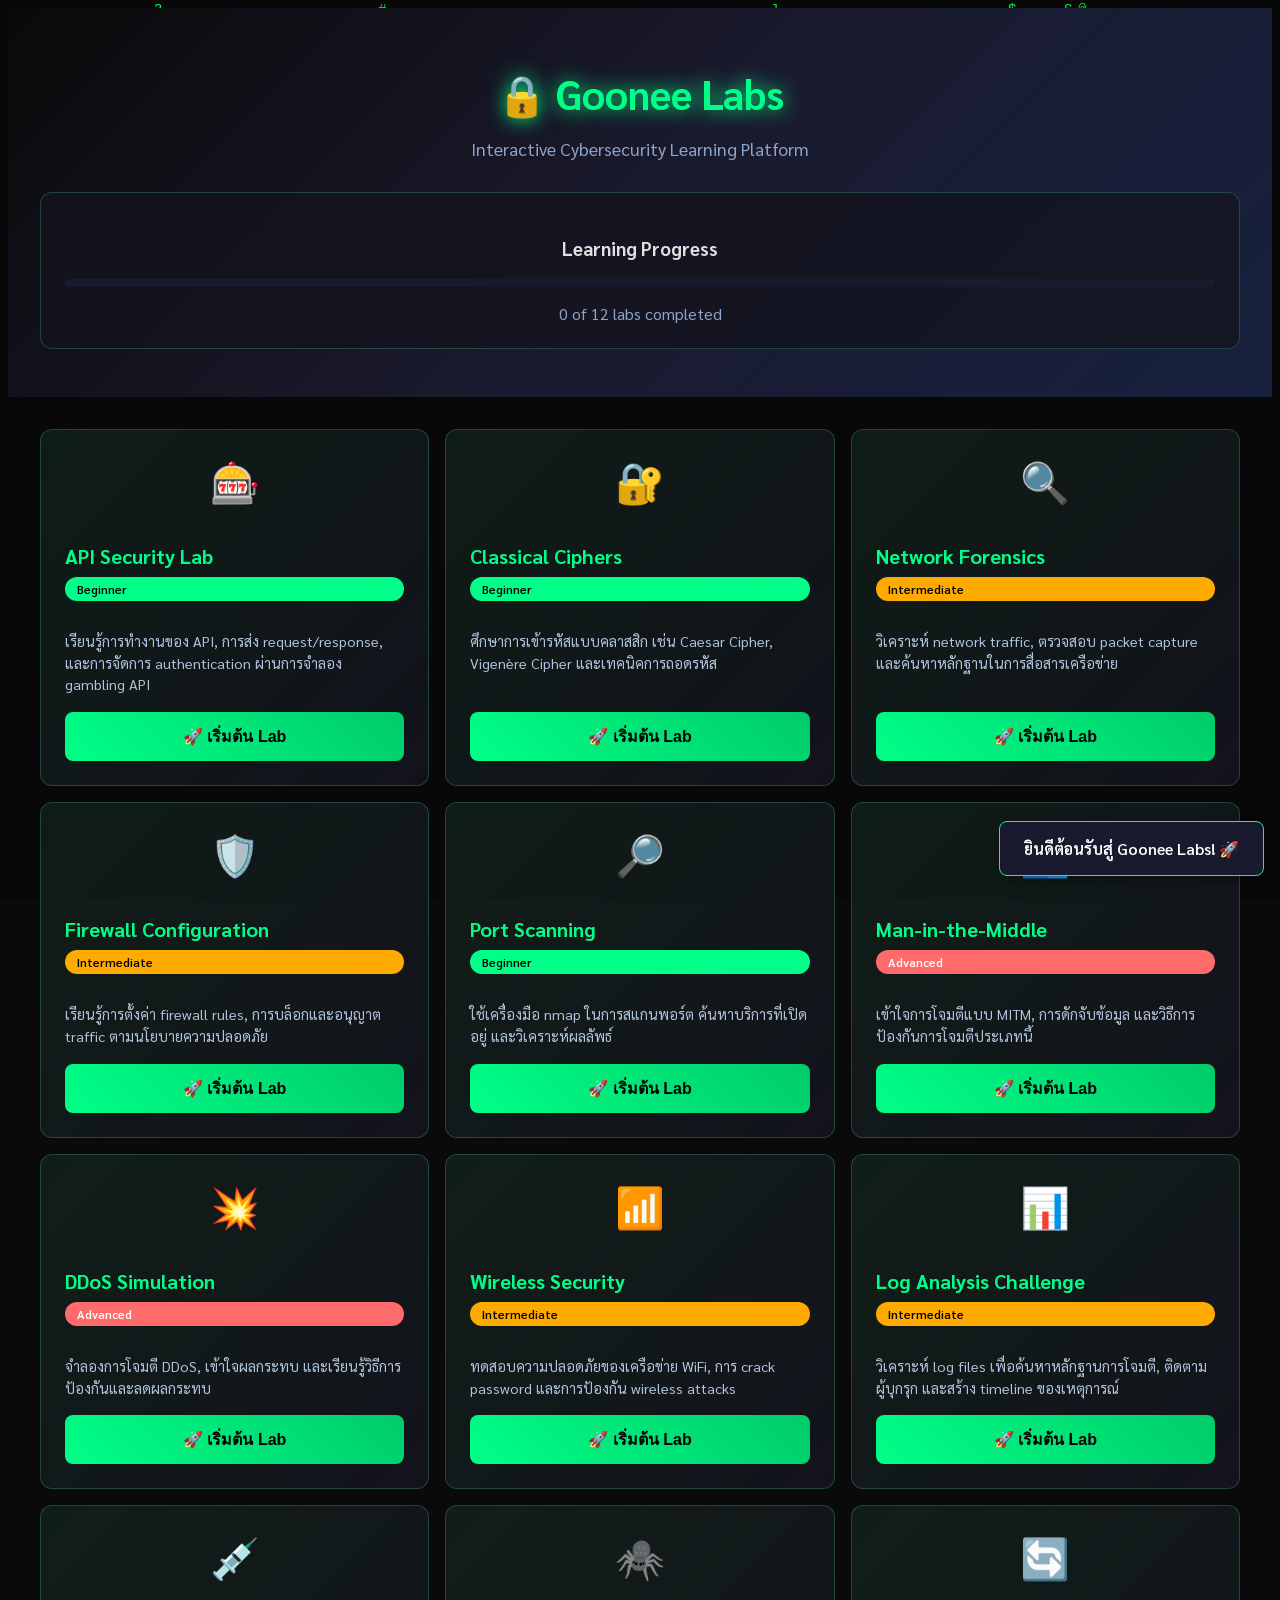
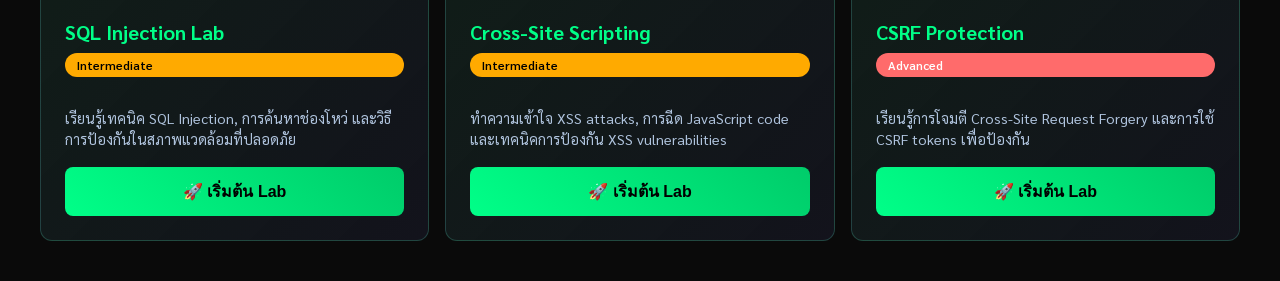
<file: LAB/index.html>
<!doctype html>
<html lang="th">

<head>
    <meta charset="utf-8" />
    <meta name="viewport" content="width=device-width,initial-scale=1" />
    <title>Goonee Labs - Cybersecurity Learning Platform</title>
    <link rel="stylesheet" href="lab.css">
    <link rel="stylesheet" href="lab-styles.css">
    <style>
        /* Mobile-first responsive design */
        .page-lab .lab-grid {
            display: grid;
            grid-template-columns: 1fr;
            gap: 1rem;
            padding: 1rem;
        }

        @media (min-width: 768px) {
            .page-lab .lab-grid {
                grid-template-columns: repeat(2, 1fr);
                padding: 2rem;
            }
        }

        @media (min-width: 1024px) {
            .page-lab .lab-grid {
                grid-template-columns: repeat(3, 1fr);
            }
        }

        .page-lab .lab-card {
            background: linear-gradient(135deg, rgba(74, 211, 149, 0.1), rgba(20, 20, 30, 0.9));
            border: 1px solid rgba(100, 255, 218, 0.2);
            border-radius: 12px;
            padding: 1.5rem;
            transition: all 0.3s ease;
            cursor: pointer;
            min-height: 200px;
            display: flex;
            flex-direction: column;
        }

        .page-lab .lab-card:hover {
            transform: translateY(-5px);
            border-color: rgba(100, 255, 218, 0.5);
            box-shadow: 0 10px 30px rgba(100, 255, 218, 0.1);
        }

        .page-lab .lab-icon {
            font-size: 2.5rem;
            margin-bottom: 1rem;
            text-align: center;
        }

        .page-lab .lab-title {
            font-size: 1.25rem;
            font-weight: 700;
            margin-bottom: 0.5rem;
            color: #00ff88;
        }

        .page-lab .lab-description {
            color: #b0c4de;
            font-size: 0.9rem;
            line-height: 1.5;
            flex-grow: 1;
            margin-bottom: 1rem;
        }

        .page-lab .lab-difficulty {
            display: inline-block;
            padding: 0.25rem 0.75rem;
            border-radius: 999px;
            font-size: 0.75rem;
            font-weight: 600;
            margin-bottom: 1rem;
        }

        .page-lab .difficulty-beginner {
            background: #00ff88;
            color: #000;
        }

        .page-lab .difficulty-intermediate {
            background: #ffaa00;
            color: #000;
        }

        .page-lab .difficulty-advanced {
            background: #ff6b6b;
            color: #fff;
        }

        .page-lab .lab-button {
            background: linear-gradient(45deg, #00ff88, #00cc6a);
            color: #000;
            border: none;
            padding: 0.75rem 1.5rem;
            border-radius: 8px;
            font-weight: 700;
            cursor: pointer;
            transition: all 0.3s ease;
            width: 100%;
            font-size: 1rem;
        }

        .page-lab .lab-button:hover {
            transform: scale(1.05);
            box-shadow: 0 5px 15px rgba(0, 255, 136, 0.3);
        }

        .page-lab .header-section {
            text-align: center;
            padding: 2rem 1rem;
            background: linear-gradient(135deg, #0a0a0a 0%, #1a1a2e 50%, #16213e 100%);
        }

        .page-lab .main-title {
            font-size: 2.5rem;
            font-weight: 700;
            color: #00ff88;
            text-shadow: 0 0 20px #00ff88;
            margin-bottom: 0.5rem;
        }

        .page-lab .subtitle {
            color: #8ea4ca;
            font-size: 1.1rem;
            margin-bottom: 2rem;
        }

        .page-lab .progress-section {
            background: rgba(20, 20, 30, 0.8);
            border: 1px solid rgba(100, 255, 218, 0.2);
            border-radius: 12px;
            padding: 1.5rem;
            margin: 1rem;
            text-align: center;
        }

        .page-lab .progress-bar {
            background: #1a1a2e;
            border-radius: 999px;
            height: 8px;
            margin: 1rem 0;
            overflow: hidden;
        }

        .page-lab .progress-fill {
            background: linear-gradient(90deg, #00ff88, #00cc6a);
            height: 100%;
            transition: width 0.3s ease;
        }

        /* Lab Viewer Modal */
        .lab-viewer {
            position: fixed;
            top: 0;
            left: 0;
            width: 100%;
            height: 100%;
            background: #0a0a0a;
            z-index: 2000;
            display: none;
            flex-direction: column;
        }

        .lab-viewer.active {
            display: flex;
        }

        .viewer-header {
            background: #1a1a2e;
            padding: 0.75rem 1rem;
            display: flex;
            justify-content: space-between;
            align-items: center;
            border-bottom: 1px solid #00ff88;
        }

        .viewer-title {
            color: #00ff88;
            font-weight: 700;
            margin: 0;
        }

        .close-viewer {
            background: #ff4444;
            color: white;
            border: none;
            padding: 0.5rem 1rem;
            border-radius: 4px;
            cursor: pointer;
            font-weight: 700;
        }

        #labIframe {
            flex: 1;
            border: none;
            width: 100%;
            background: white;
        }

        /* Touch-friendly mobile improvements */
        @media (max-width: 768px) {
            .page-lab .main-title {
                font-size: 2rem;
            }

            .page-lab .lab-card {
                min-height: 180px;
            }

            .page-lab .lab-button {
                min-height: 48px;
                font-size: 1.1rem;
            }

            .viewer-header {
                padding: 0.5rem;
            }
        }
    </style>
</head>

<body class="page-lab">
    <canvas id="matrix-canvas" aria-hidden="true"></canvas>

    <header class="header-section">
        <h1 class="main-title">🔒 Goonee Labs</h1>
        <p class="subtitle">Interactive Cybersecurity Learning Platform</p>

        <div class="progress-section">
            <h3 class="progress-title">Learning Progress</h3>
            <div class="progress-bar">
                <div class="progress-fill" id="progressFill"></div>
            </div>
            <p id="progressText">0 of 12 labs completed</p>
        </div>
    </header>

    <main>
        <div class="lab-grid" id="labGrid">
            <!-- Labs will be populated by JavaScript -->
        </div>
    </main>

    <div id="toast-container"></div>

    <div id="labViewer" class="lab-viewer">
        <div class="viewer-header">
            <h3 class="viewer-title" id="viewerTitle">Lab Module</h3>
            <button class="close-viewer" onclick="closeLab()">ปิด Lab</button>
        </div>
        <iframe id="labIframe" src="about:blank"></iframe>
    </div>

    <script>
        // Lab data with enhanced mobile-friendly structure (updated for modular structure)
        const labs = [
            {
                id: 'gambling-api',
                title: 'API Security Lab',
                description: 'เรียนรู้การทำงานของ API, การส่ง request/response, และการจัดการ authentication ผ่านการจำลอง gambling API',
                icon: '🎰',
                difficulty: 'beginner',
                file: 'modules/GamblingAPI_lab.html',
                completed: false
            },
            {
                id: 'classical-ciphers',
                title: 'Classical Ciphers',
                description: 'ศึกษาการเข้ารหัสแบบคลาสสิก เช่น Caesar Cipher, Vigenère Cipher และเทคนิคการถอดรหัส',
                icon: '🔐',
                difficulty: 'beginner',
                file: 'modules/ClassicalCiphers.html',
                completed: false
            },
            {
                id: 'network-forensics',
                title: 'Network Forensics',
                description: 'วิเคราะห์ network traffic, ตรวจสอบ packet capture และค้นหาหลักฐานในการสื่อสารเครือข่าย',
                icon: '🔍',
                difficulty: 'intermediate',
                file: 'modules/NetworkForensics.html',
                completed: false
            },
            {
                id: 'firewall-config',
                title: 'Firewall Configuration',
                description: 'เรียนรู้การตั้งค่า firewall rules, การบล็อกและอนุญาต traffic ตามนโยบายความปลอดภัย',
                icon: '🛡️',
                difficulty: 'intermediate',
                file: 'modules/FirewallConfig.html',
                completed: false
            },
            {
                id: 'port-scanning',
                title: 'Port Scanning',
                description: 'ใช้เครื่องมือ nmap ในการสแกนพอร์ต ค้นหาบริการที่เปิดอยู่ และวิเคราะห์ผลลัพธ์',
                icon: '🔎',
                difficulty: 'beginner',
                file: 'modules/portscan.html',
                completed: false
            },
            {
                id: 'mitm-attack',
                title: 'Man-in-the-Middle',
                description: 'เข้าใจการโจมตีแบบ MITM, การดักจับข้อมูล และวิธีการป้องกันการโจมตีประเภทนี้',
                icon: '👥',
                difficulty: 'advanced',
                file: 'modules/Man-in-the-Middle.html',
                completed: false
            },
            {
                id: 'ddos-simulation',
                title: 'DDoS Simulation',
                description: 'จำลองการโจมตี DDoS, เข้าใจผลกระทบ และเรียนรู้วิธีการป้องกันและลดผลกระทบ',
                icon: '💥',
                difficulty: 'advanced',
                file: 'modules/DDoS.html',
                completed: false
            },
            {
                id: 'wireless-security',
                title: 'Wireless Security',
                description: 'ทดสอบความปลอดภัยของเครือข่าย WiFi, การ crack password และการป้องกัน wireless attacks',
                icon: '📶',
                difficulty: 'intermediate',
                file: 'modules/WirelessSecurity.html',
                completed: false
            },
            {
                id: 'log-analysis',
                title: 'Log Analysis Challenge',
                description: 'วิเคราะห์ log files เพื่อค้นหาหลักฐานการโจมตี, ติดตามผู้บุกรุก และสร้าง timeline ของเหตุการณ์',
                icon: '📊',
                difficulty: 'intermediate',
                file: 'modules/LogAnalysisChallenge.html',
                completed: false
            },
            {
                id: 'sql-injection',
                title: 'SQL Injection Lab',
                description: 'เรียนรู้เทคนิค SQL Injection, การค้นหาช่องโหว่ และวิธีการป้องกันในสภาพแวดล้อมที่ปลอดภัย',
                icon: '💉',
                difficulty: 'intermediate',
                file: 'modules/SQLInjection.html',
                completed: false
            },
            {
                id: 'xss-lab',
                title: 'Cross-Site Scripting',
                description: 'ทำความเข้าใจ XSS attacks, การฉีด JavaScript code และเทคนิคการป้องกัน XSS vulnerabilities',
                icon: '🕷️',
                difficulty: 'intermediate',
                file: 'modules/XSS.html',
                completed: false
            },
            {
                id: 'csrf-lab',
                title: 'CSRF Protection',
                description: 'เรียนรู้การโจมตี Cross-Site Request Forgery และการใช้ CSRF tokens เพื่อป้องกัน',
                icon: '🔄',
                difficulty: 'advanced',
                file: 'modules/CSRF.html',
                completed: false
            }
        ];

        // Load completion status from localStorage
        function loadProgress() {
            const saved = localStorage.getItem('goonee-labs-progress');
            if (saved) {
                const progress = JSON.parse(saved);
                labs.forEach(lab => {
                    if (progress[lab.id]) {
                        lab.completed = true;
                    }
                });
            }
        }

        // Save completion status
        function saveProgress() {
            const progress = {};
            labs.forEach(lab => {
                if (lab.completed) {
                    progress[lab.id] = true;
                }
            });
            localStorage.setItem('goonee-labs-progress', JSON.stringify(progress));
            updateProgressBar();
        }

        // Update progress bar
        function updateProgressBar() {
            const completed = labs.filter(lab => lab.completed).length;
            const total = labs.length;
            const percentage = (completed / total) * 100;

            const progressFill = document.getElementById('progressFill');
            if (progressFill) {
                progressFill.style.width = percentage + '%';
            }

            const progressText = document.getElementById('progressText');
            if (progressText) {
                progressText.textContent = `${completed} of ${total} labs completed`;
            }
        }

        // Show toast notification
        function showToast(message, type = 'info') {
            const container = document.getElementById('toast-container');
            if (!container) return;

            const toast = document.createElement('div');
            toast.className = `toast ${type}`;
            toast.textContent = message;
            container.appendChild(toast);

            setTimeout(() => {
                toast.remove();
            }, 3000);
        }

        // Mark lab as completed
        function markCompleted(labId) {
            const lab = labs.find(l => l.id === labId);
            if (lab && !lab.completed) {
                lab.completed = true;
                saveProgress();
                showToast(`เสร็จสิ้น: ${lab.title}`, 'success');
                renderLabs();
            }
        }

        // Open lab module in iframe
        function openLab(lab) {
            if (lab.file === '#') {
                showToast('Lab นี้กำลังพัฒนา - เร็วๆ นี้!');
                return;
            }

            // Set iframe src and show viewer
            const viewer = document.getElementById('labViewer');
            const iframe = document.getElementById('labIframe');
            const title = document.getElementById('viewerTitle');

            title.textContent = lab.title;
            iframe.src = lab.file;
            viewer.classList.add('active');

            // Mark as completed when opened
            markCompleted(lab.id);

            // Add a slight delay to ensure mobile keyboard doesn't interfere with iframe height
            setTimeout(() => {
                window.scrollTo(0, 0);
                document.body.style.overflow = 'hidden';
            }, 100);
        }

        // Close lab viewer
        function closeLab() {
            const viewer = document.getElementById('labViewer');
            const iframe = document.getElementById('labIframe');

            viewer.classList.remove('active');
            iframe.src = 'about:blank';
            document.body.style.overflow = 'auto';
        }

        // Render labs
        function renderLabs() {
            const grid = document.getElementById('labGrid');
            grid.innerHTML = '';

            labs.forEach(lab => {
                const card = document.createElement('div');
                card.className = 'lab-card';
                card.onclick = () => openLab(lab);

                card.innerHTML = `
                    <div class="lab-icon">${lab.icon}</div>
                    <h3 class="lab-title">${lab.title}</h3>
                    <span class="lab-difficulty difficulty-${lab.difficulty}">
                        ${lab.difficulty.charAt(0).toUpperCase() + lab.difficulty.slice(1)}
                    </span>
                    <p class="lab-description">${lab.description}</p>
                    <button class="lab-button">
                        ${lab.completed ? '✅ เสร็จแล้ว - เปิดอีกครั้ง' : '🚀 เริ่มต้น Lab'}
                    </button>
                `;

                if (lab.completed) {
                    card.style.opacity = '0.8';
                    card.style.background = 'linear-gradient(135deg, rgba(0, 255, 136, 0.1), rgba(20, 20, 30, 0.9))';
                }

                grid.appendChild(card);
            });
        }

        // Matrix background animation (lightweight)
        function initMatrix() {
            const canvas = document.getElementById('matrix-canvas');
            if (!canvas) return;

            const ctx = canvas.getContext('2d');

            function resize() {
                canvas.width = window.innerWidth;
                canvas.height = window.innerHeight;
            }

            window.addEventListener('resize', resize);
            resize();

            const chars = 'マアマラワソカユイワルミヤABCDEFGHIJKLMNOPQRSTUVWXYZ123456789@#$%^&*()';
            const fontSize = 14;
            const columns = Math.floor(canvas.width / fontSize);
            const drops = Array(columns).fill(1);

            function draw() {
                ctx.fillStyle = 'rgba(0, 0, 0, 0.05)';
                ctx.fillRect(0, 0, canvas.width, canvas.height);

                ctx.fillStyle = '#00ff41';
                ctx.font = fontSize + 'px monospace';

                for (let i = 0; i < drops.length; i++) {
                    const char = chars[Math.floor(Math.random() * chars.length)];
                    ctx.fillText(char, i * fontSize, drops[i] * fontSize);

                    if (drops[i] * fontSize > canvas.height && Math.random() > 0.975) {
                        drops[i] = 0;
                    }
                    drops[i]++;
                }

                requestAnimationFrame(draw);
            }

            draw();
        }

        // Initialize
        document.addEventListener('DOMContentLoaded', () => {
            loadProgress();
            renderLabs();
            updateProgressBar();
            initMatrix();

            showToast('ยินดีต้อนรับสู่ Goonee Labs! 🚀');
        });
    </script>
</body>

</html>
</file>
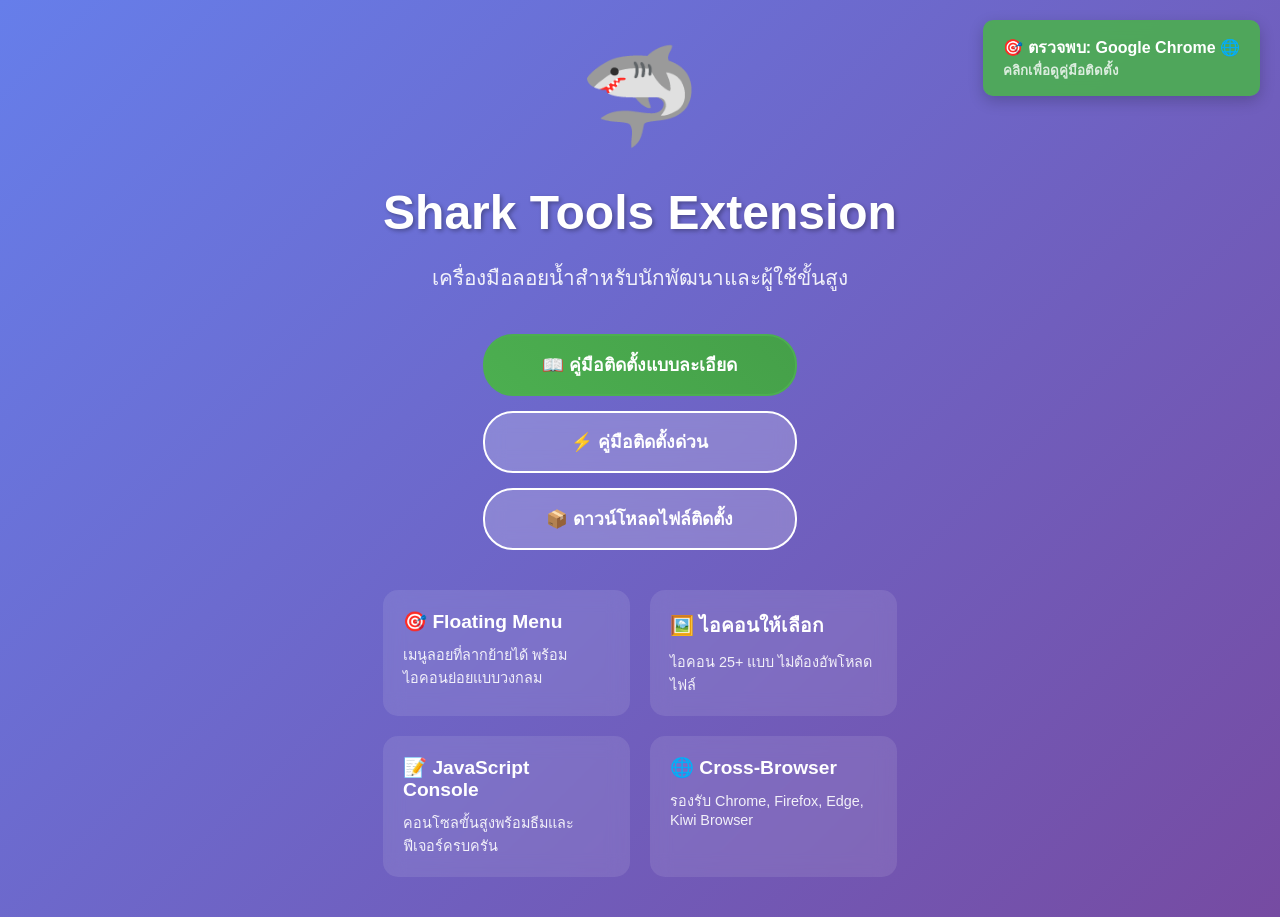
<file: gooextension/final/index.html>
<!DOCTYPE html>
<html lang="th">
<head>
    <meta charset="UTF-8">
    <meta name="viewport" content="width=device-width, initial-scale=1.0">
    <title>🦈 Shark Tools Extension</title>
    <style>
        body {
            font-family: 'Segoe UI', Tahoma, Geneva, Verdana, sans-serif;
            margin: 0;
            padding: 0;
            background: linear-gradient(135deg, #667eea 0%, #764ba2 100%);
            min-height: 100vh;
            display: flex;
            align-items: center;
            justify-content: center;
        }
        
        .container {
            text-align: center;
            color: white;
            max-width: 600px;
            padding: 40px;
        }
        
        .logo {
            font-size: 6em;
            margin-bottom: 20px;
            animation: float 3s ease-in-out infinite;
        }
        
        @keyframes float {
            0%, 100% { transform: translateY(0px); }
            50% { transform: translateY(-20px); }
        }
        
        h1 {
            font-size: 3em;
            margin-bottom: 20px;
            text-shadow: 2px 2px 4px rgba(0,0,0,0.3);
        }
        
        .subtitle {
            font-size: 1.3em;
            margin-bottom: 40px;
            opacity: 0.9;
        }
        
        .buttons {
            display: flex;
            flex-direction: column;
            gap: 15px;
            align-items: center;
        }
        
        .btn {
            background: rgba(255,255,255,0.2);
            color: white;
            border: 2px solid white;
            padding: 15px 30px;
            border-radius: 30px;
            text-decoration: none;
            font-size: 1.1em;
            font-weight: bold;
            transition: all 0.3s ease;
            backdrop-filter: blur(10px);
            min-width: 250px;
        }
        
        .btn:hover {
            background: white;
            color: #667eea;
            transform: translateY(-3px);
            box-shadow: 0 10px 20px rgba(0,0,0,0.2);
        }
        
        .btn-primary {
            background: linear-gradient(45deg, #4CAF50, #45a049);
            border-color: #4CAF50;
        }
        
        .btn-primary:hover {
            background: linear-gradient(45deg, #45a049, #4CAF50);
            color: white;
            border-color: #45a049;
        }
        
        .features {
            margin-top: 40px;
            display: grid;
            grid-template-columns: repeat(auto-fit, minmax(200px, 1fr));
            gap: 20px;
            text-align: left;
        }
        
        .feature {
            background: rgba(255,255,255,0.1);
            padding: 20px;
            border-radius: 15px;
            backdrop-filter: blur(10px);
        }
        
        .feature h3 {
            margin: 0 0 10px 0;
            font-size: 1.2em;
        }
        
        .feature p {
            margin: 0;
            opacity: 0.9;
            font-size: 0.9em;
        }
        
        @media (max-width: 768px) {
            .container {
                padding: 20px;
            }
            
            .logo {
                font-size: 4em;
            }
            
            h1 {
                font-size: 2em;
            }
            
            .features {
                grid-template-columns: 1fr;
                text-align: center;
            }
        }
    </style>
</head>
<body>
    <div class="container">
        <div class="logo">🦈</div>
        <h1>Shark Tools Extension</h1>
        <p class="subtitle">เครื่องมือลอยน้ำสำหรับนักพัฒนาและผู้ใช้ขั้นสูง</p>
        
        <div class="buttons">
            <a href="installation-guide.html" class="btn btn-primary">
                📖 คู่มือติดตั้งแบบละเอียด
            </a>
            <a href="build/README.html" class="btn">
                ⚡ คู่มือติดตั้งด่วน
            </a>
            <a href="build/" class="btn">
                📦 ดาวน์โหลดไฟล์ติดตั้ง
            </a>
        </div>
        
        <div class="features">
            <div class="feature">
                <h3>🎯 Floating Menu</h3>
                <p>เมนูลอยที่ลากย้ายได้ พร้อมไอคอนย่อยแบบวงกลม</p>
            </div>
            <div class="feature">
                <h3>🖼️ ไอคอนให้เลือก</h3>
                <p>ไอคอน 25+ แบบ ไม่ต้องอัพโหลดไฟล์</p>
            </div>
            <div class="feature">
                <h3>📝 JavaScript Console</h3>
                <p>คอนโซลขั้นสูงพร้อมธีมและฟีเจอร์ครบครัน</p>
            </div>
            <div class="feature">
                <h3>🌐 Cross-Browser</h3>
                <p>รองรับ Chrome, Firefox, Edge, Kiwi Browser</p>
            </div>
        </div>
    </div>

    <script>
        // Add some interactive effects
        document.addEventListener('mousemove', (e) => {
            const cursor = document.querySelector('.logo');
            const x = (e.clientX / window.innerWidth) * 10;
            const y = (e.clientY / window.innerHeight) * 10;
            cursor.style.transform = `translate(${x}px, ${y}px)`;
        });

        // Browser detection notification
        window.addEventListener('load', () => {
            const userAgent = navigator.userAgent;
            let browserName = 'Unknown';
            
            if (userAgent.includes('Chrome') && userAgent.includes('Kiwi')) {
                browserName = 'Kiwi Browser 🥝';
            } else if (userAgent.includes('Chrome') && userAgent.includes('Brave')) {
                browserName = 'Brave Browser 🦁';
            } else if (userAgent.includes('Chrome') && userAgent.includes('OPR')) {
                browserName = 'Opera Browser 🎭';
            } else if (userAgent.includes('Chrome') && userAgent.includes('Edg')) {
                browserName = 'Microsoft Edge 🌊';
            } else if (userAgent.includes('Chrome')) {
                browserName = 'Google Chrome 🌐';
            } else if (userAgent.includes('Firefox')) {
                browserName = 'Mozilla Firefox 🦊';
            }
            
            if (browserName !== 'Unknown') {
                setTimeout(() => {
                    const notification = document.createElement('div');
                    notification.style.cssText = `
                        position: fixed;
                        top: 20px;
                        right: 20px;
                        background: rgba(76, 175, 80, 0.9);
                        color: white;
                        padding: 15px 20px;
                        border-radius: 10px;
                        box-shadow: 0 5px 15px rgba(0,0,0,0.2);
                        z-index: 1000;
                        font-weight: bold;
                        backdrop-filter: blur(10px);
                        animation: slideIn 0.5s ease;
                        cursor: pointer;
                    `;
                    notification.innerHTML = `🎯 ตรวจพบ: ${browserName}<br><small style="opacity:0.8;">คลิกเพื่อดูคู่มือติดตั้ง</small>`;
                    
                    // Add click handler to go to installation guide
                    notification.addEventListener('click', () => {
                        window.location.href = 'installation-guide.html';
                    });
                    
                    document.body.appendChild(notification);
                    
                    // Add CSS animation
                    const style = document.createElement('style');
                    style.textContent = `
                        @keyframes slideIn {
                            from { transform: translateX(100%); opacity: 0; }
                            to { transform: translateX(0); opacity: 1; }
                        }
                    `;
                    document.head.appendChild(style);
                    
                    setTimeout(() => {
                        notification.style.animation = 'slideIn 0.5s ease reverse';
                        setTimeout(() => notification.remove(), 500);
                    }, 6000);
                }, 1000);
            }
        });
    </script>
</body>
</html>
</file>
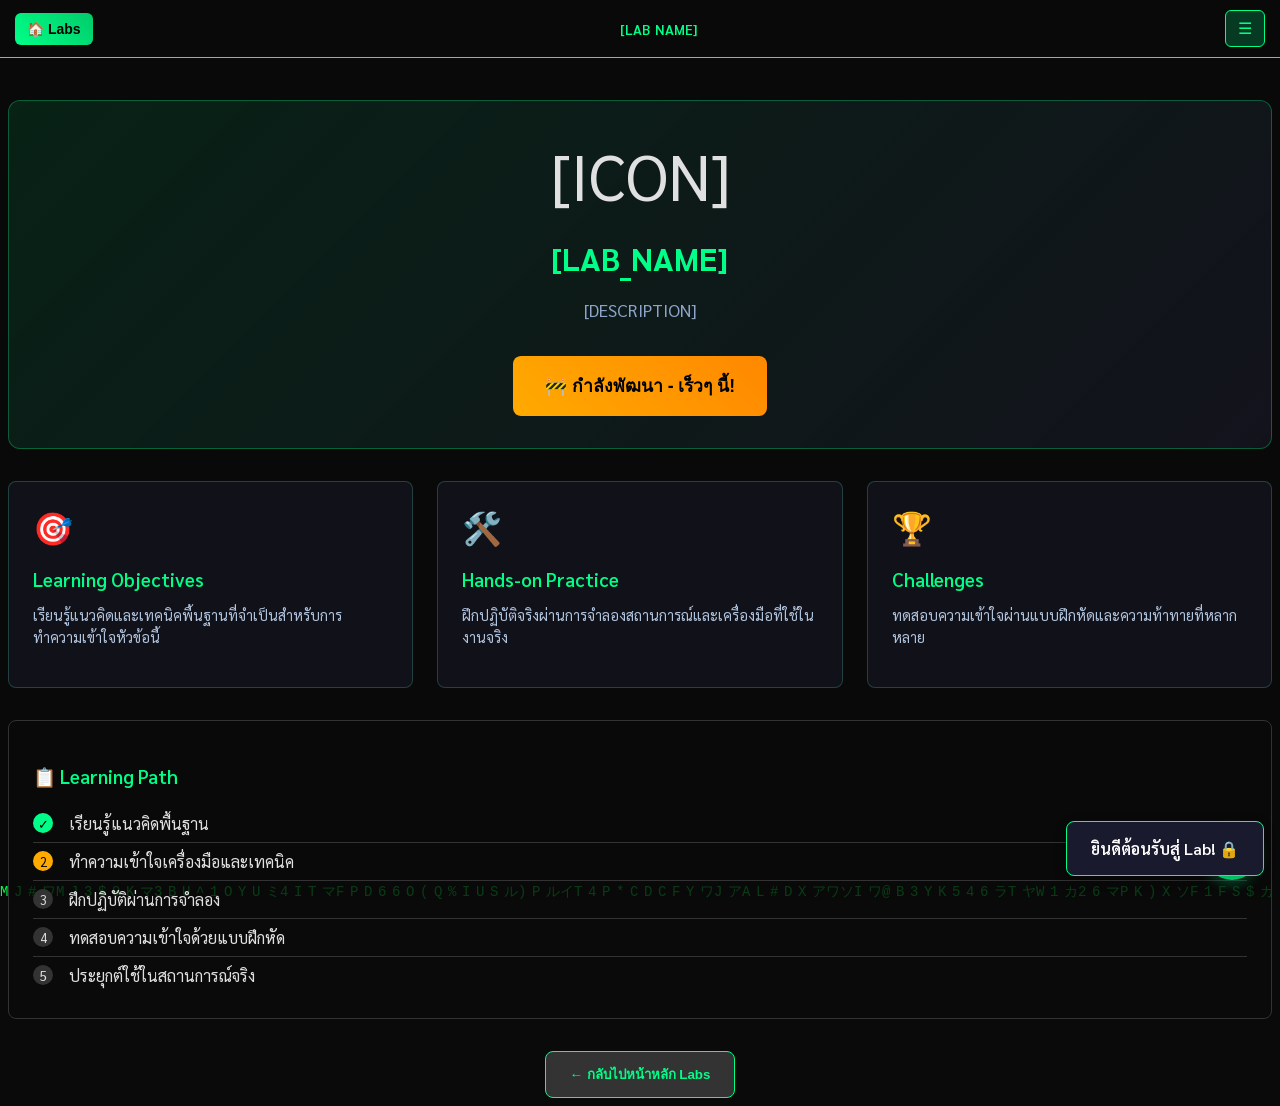
<file: LAB/lab-template.html>
<!DOCTYPE html>
<html lang="th">
<head>
    <meta charset="utf-8"/>
    <meta name="viewport" content="width=device-width,initial-scale=1"/>
    <title>Thai Ethical Hacking Labs — [LAB_NAME]</title>
    <link rel="stylesheet" href="lab.css">
    <style>
        .hero-section {
            background: linear-gradient(135deg, rgba(0, 255, 136, 0.1), rgba(20, 20, 30, 0.9));
            border: 1px solid rgba(0, 255, 136, 0.3);
            border-radius: 12px;
            padding: 2rem;
            text-align: center;
            margin: 2rem 0;
        }
        
        .hero-icon {
            font-size: 4rem;
            margin-bottom: 1rem;
        }
        
        .hero-title {
            font-size: 2rem;
            color: #00ff88;
            margin-bottom: 1rem;
        }
        
        .hero-description {
            color: #8ea4ca;
            font-size: 1.1rem;
            line-height: 1.6;
            margin-bottom: 2rem;
        }
        
        .coming-soon {
            background: linear-gradient(45deg, #ffaa00, #ff8800);
            color: #000;
            padding: 1rem 2rem;
            border-radius: 8px;
            font-weight: 700;
            font-size: 1.1rem;
            border: none;
            cursor: pointer;
            transition: all 0.3s ease;
        }
        
        .coming-soon:hover {
            transform: scale(1.05);
            box-shadow: 0 5px 15px rgba(255, 170, 0, 0.3);
        }
        
        .features-grid {
            display: grid;
            grid-template-columns: repeat(auto-fit, minmax(250px, 1fr));
            gap: 1.5rem;
            margin: 2rem 0;
        }
        
        .feature-card {
            background: rgba(20, 20, 30, 0.8);
            border: 1px solid rgba(100, 255, 218, 0.2);
            border-radius: 8px;
            padding: 1.5rem;
        }
        
        .feature-icon {
            font-size: 2rem;
            margin-bottom: 1rem;
        }
        
        .feature-title {
            color: #00ff88;
            font-weight: 600;
            margin-bottom: 0.5rem;
        }
        
        .feature-description {
            color: #b0c4de;
            font-size: 0.9rem;
            line-height: 1.5;
        }
        
        .progress-section {
            background: rgba(10, 10, 10, 0.8);
            border: 1px solid #333;
            border-radius: 8px;
            padding: 1.5rem;
            margin: 2rem 0;
        }
        
        .progress-title {
            color: #00ff88;
            font-weight: 600;
            margin-bottom: 1rem;
        }
        
        .progress-item {
            display: flex;
            align-items: center;
            gap: 1rem;
            padding: 0.5rem 0;
            border-bottom: 1px solid #333;
        }
        
        .progress-item:last-child {
            border-bottom: none;
        }
        
        .progress-status {
            width: 20px;
            height: 20px;
            border-radius: 50%;
            background: #333;
            display: flex;
            align-items: center;
            justify-content: center;
            font-size: 0.8rem;
        }
        
        .progress-status.completed {
            background: #00ff88;
            color: #000;
        }
        
        .progress-status.current {
            background: #ffaa00;
            color: #000;
        }
        
        @media (max-width: 768px) {
            .hero-section {
                padding: 1.5rem;
            }
            
            .hero-title {
                font-size: 1.5rem;
            }
            
            .hero-description {
                font-size: 1rem;
            }
            
            .features-grid {
                grid-template-columns: 1fr;
            }
        }
    </style>
</head>
<body>
    <canvas id="matrix-canvas" aria-hidden="true"></canvas>
    
    <div class="container">
        <div class="hero-section">
            <div class="hero-icon">[ICON]</div>
            <h1 class="hero-title">[LAB_NAME]</h1>
            <p class="hero-description">[DESCRIPTION]</p>
            <button class="coming-soon" onclick="showComingSoon()">
                🚧 กำลังพัฒนา - เร็วๆ นี้!
            </button>
        </div>
        
        <div class="features-grid">
            <div class="feature-card">
                <div class="feature-icon">🎯</div>
                <h3 class="feature-title">Learning Objectives</h3>
                <p class="feature-description">
                    เรียนรู้แนวคิดและเทคนิคพื้นฐานที่จำเป็นสำหรับการทำความเข้าใจหัวข้อนี้
                </p>
            </div>
            
            <div class="feature-card">
                <div class="feature-icon">🛠️</div>
                <h3 class="feature-title">Hands-on Practice</h3>
                <p class="feature-description">
                    ฝึกปฏิบัติจริงผ่านการจำลองสถานการณ์และเครื่องมือที่ใช้ในงานจริง
                </p>
            </div>
            
            <div class="feature-card">
                <div class="feature-icon">🏆</div>
                <h3 class="feature-title">Challenges</h3>
                <p class="feature-description">
                    ทดสอบความเข้าใจผ่านแบบฝึกหัดและความท้าทายที่หลากหลาย
                </p>
            </div>
        </div>
        
        <div class="progress-section">
            <h3 class="progress-title">📋 Learning Path</h3>
            <div class="progress-item">
                <div class="progress-status completed">✓</div>
                <span>เรียนรู้แนวคิดพื้นฐาน</span>
            </div>
            <div class="progress-item">
                <div class="progress-status current">2</div>
                <span>ทำความเข้าใจเครื่องมือและเทคนิค</span>
            </div>
            <div class="progress-item">
                <div class="progress-status">3</div>
                <span>ฝึกปฏิบัติผ่านการจำลอง</span>
            </div>
            <div class="progress-item">
                <div class="progress-status">4</div>
                <span>ทดสอบความเข้าใจด้วยแบบฝึกหัด</span>
            </div>
            <div class="progress-item">
                <div class="progress-status">5</div>
                <span>ประยุกต์ใช้ในสถานการณ์จริง</span>
            </div>
        </div>
        
        <div style="text-align: center; margin-top: 2rem;">
            <button onclick="window.location.href='index.html'" 
                    style="background: #333; color: #00ff88; border: 1px solid #00ff88; 
                           padding: 12px 24px; border-radius: 8px; cursor: pointer; 
                           font-weight: 600;">
                ← กลับไปหน้าหลัก Labs
            </button>
        </div>
    </div>
    
    <div id="toast-container" style="position: fixed; bottom: 1rem; right: 1rem; z-index: 1000;"></div>
    
    <script>
        // Show coming soon notification
        function showComingSoon() {
            showToast('Lab นี้กำลังอยู่ในระหว่างการพัฒนา! 🚀\nจะเปิดให้ใช้งานเร็วๆ นี้', 'info');
        }
        
        // Toast notification system
        function showToast(message, type = 'info') {
            const container = document.getElementById('toast-container');
            const toast = document.createElement('div');
            toast.style.cssText = `
                background: ${type === 'success' ? '#00ff88' : type === 'error' ? '#ff6b6b' : '#1a1a2e'};
                color: ${type === 'success' || type === 'error' ? '#000' : '#fff'};
                padding: 1rem 1.5rem;
                border-radius: 8px;
                margin-bottom: 0.5rem;
                border: 1px solid ${type === 'success' ? '#00cc6a' : type === 'error' ? '#ff4444' : '#00ff88'};
                box-shadow: 0 4px 12px rgba(0, 0, 0, 0.3);
                font-weight: 600;
                white-space: pre-line;
                max-width: 300px;
            `;
            toast.textContent = message;
            container.appendChild(toast);
            
            setTimeout(() => {
                toast.remove();
            }, 4000);
        }
        
        // Matrix background animation (lightweight)
        function initMatrix() {
            const canvas = document.getElementById('matrix-canvas');
            if (!canvas) return;
            
            const ctx = canvas.getContext('2d');
            
            function resize() {
                canvas.width = window.innerWidth;
                canvas.height = window.innerHeight;
            }
            
            window.addEventListener('resize', resize);
            resize();
            
            const chars = 'マアマラワソカユイワルミヤABCDEFGHIJKLMNOPQRSTUVWXYZ123456789@#$%^&*()';
            const fontSize = 14;
            const columns = Math.floor(canvas.width / fontSize);
            const drops = Array(columns).fill(1);
            
            function draw() {
                ctx.fillStyle = 'rgba(0, 0, 0, 0.05)';
                ctx.fillRect(0, 0, canvas.width, canvas.height);
                
                ctx.fillStyle = '#00ff41';
                ctx.font = fontSize + 'px monospace';
                
                for (let i = 0; i < drops.length; i++) {
                    const char = chars[Math.floor(Math.random() * chars.length)];
                    ctx.fillText(char, i * fontSize, drops[i] * fontSize);
                    
                    if (drops[i] * fontSize > canvas.height && Math.random() > 0.975) {
                        drops[i] = 0;
                    }
                    drops[i]++;
                }
                
                requestAnimationFrame(draw);
            }
            
            draw();
        }
        
        // Initialize
        document.addEventListener('DOMContentLoaded', () => {
            initMatrix();
            showToast('ยินดีต้อนรับสู่ Lab! 🔒');
        });
    </script>
    <script src="lab-nav.js"></script>
</body>
</html>
</file>
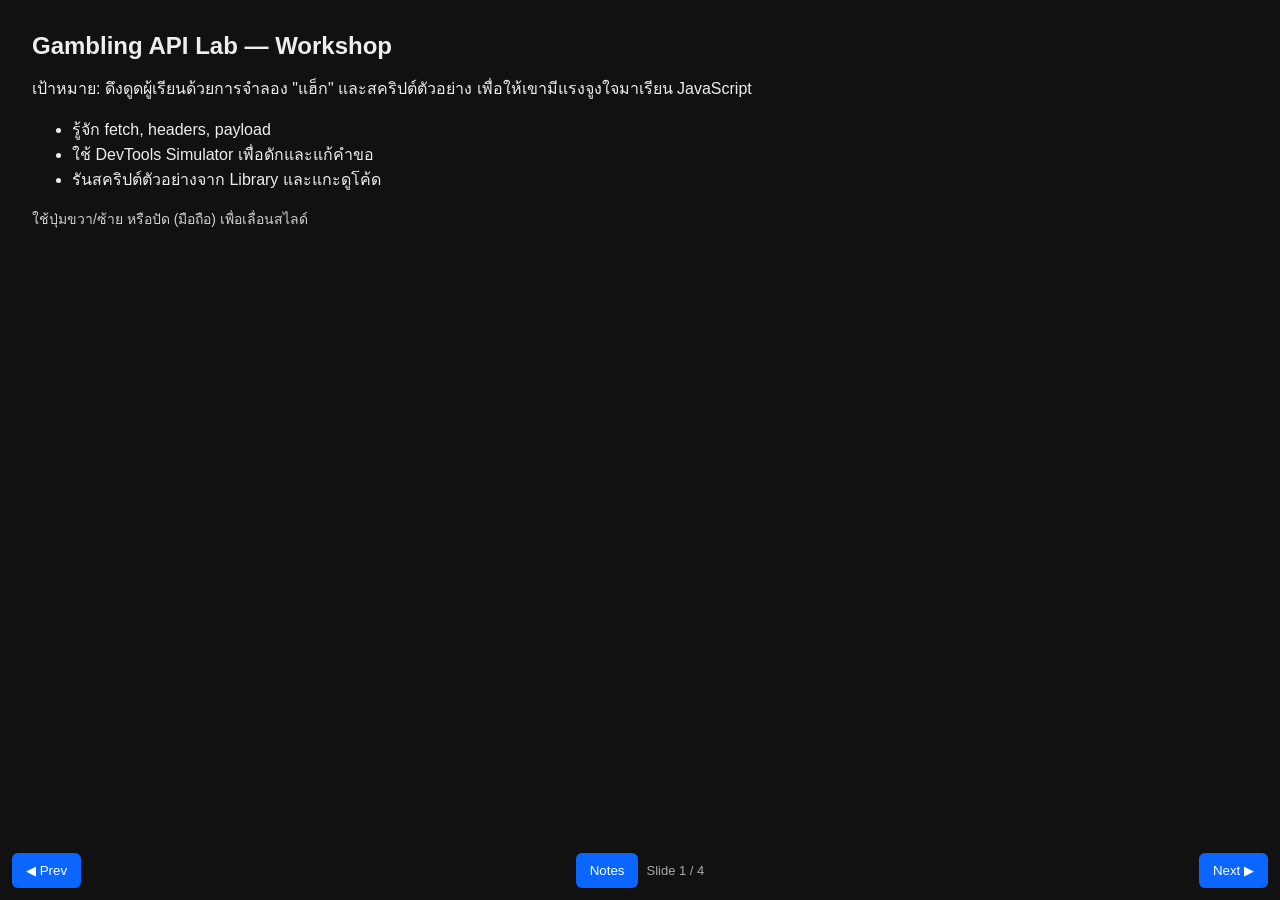
<file: LAB/LAB_SLIDES.html>
<!doctype html>
<html lang="th">
<head>
  <meta charset="utf-8">
  <meta name="viewport" content="width=device-width,initial-scale=1">
  <title>Slides: Gambling API Lab — Workshop</title>
  <style>
    html,body{height:100%;margin:0;font-family:Segoe UI,Arial,Helvetica,sans-serif;background:#111;color:#eee}
    .slide{display:none;padding:32px;box-sizing:border-box;height:100%}
    .slide.active{display:block}
    h1{margin:0 0 12px}
    .nav{position:fixed;left:12px;right:12px;bottom:12px;display:flex;justify-content:space-between}
    button{background:#0b66ff;border:0;color:#fff;padding:10px 14px;border-radius:6px}
    .note{color:#cfcfcf;font-size:14px;margin-top:12px}
    .small{font-size:13px;color:#aaa}
    pre{background:#000;padding:10px;border-radius:6px;color:#0f0;max-height:220px;overflow:auto}
  </style>
</head>
<body>
  <section id="s1" class="slide active">
    <h1>Gambling API Lab — Workshop</h1>
    <p>เป้าหมาย: ดึงดูดผู้เรียนด้วยการจำลอง "แฮ็ก" และสคริปต์ตัวอย่าง เพื่อให้เขามีแรงจูงใจมาเรียน JavaScript</p>
    <ul>
      <li>รู้จัก fetch, headers, payload</li>
      <li>ใช้ DevTools Simulator เพื่อดักและแก้คำขอ</li>
      <li>รันสคริปต์ตัวอย่างจาก Library และแกะดูโค้ด</li>
    </ul>
    <p class="note">ใช้ปุ่มขวา/ซ้าย หรือปัด (มือถือ) เพื่อเลื่อนสไลด์</p>
  </section>

  <section id="s2" class="slide">
    <h1>แผง DevTools Simulator</h1>
    <p>ฟีเจอร์สำคัญ:</p>
    <ol>
      <li>Intercept outgoing requests</li>
      <li>Edit headers/body</li>
      <li>Replay หรือ Send modified</li>
      <li>Forge requests (ทดลองปลอมคำขอ)</li>
    </ol>
    <p class="note">สาธิต: เปิด Intercept แล้วกด Spin ดูคำขอโผล่ในรายการ</p>
  </section>

  <section id="s3" class="slide">
    <h1>Scripts Library — teaching by example</h1>
    <p>แนวทาง: ให้ผู้เรียนรันสคริปต์ตัวอย่างก่อน แล้วให้ดูโค้ด (Show code) เพื่อเรียนรู้แนวคิด</p>
    <p>ตัวอย่างโค้ด (AutoSpin แบบย่อ):</p>
    <pre>(async ()=>{ for(let i=0;i<5;i++){ await apiFetch('/api/spin', {method:'POST', body: JSON.stringify({username:'player1',bet:10})}); await new Promise(r=>setTimeout(r,400)); }})();</pre>
    <p class="small">ชี้: เปลี่ยน bet, ดู response, เพิ่ม retry — step-by-step</p>
  </section>

  <section id="s4" class="slide">
    <h1>Workshop Tasks (สรุป)</h1>
    <ol>
      <li>รัน AutoSpin แล้วดูผลใน simulated console</li>
      <li>ใช้ DevTools Simulator ดักคำขอแล้วแก้ header เป็นค่าอื่น (ลองดู 401 → แก้)</li>
      <li>แก้สคริปต์ให้เพิ่ม timeout/retry</li>
      <li>ดาวน์โหลด history เป็น CSV แล้วอธิบายข้อมูล</li>
    </ol>
    <p class="note">ส่งแบบฝึกหัด: ทำ worksheet ให้เสร็จ (ดูไฟล์ WORKSHEET_GamblingLAB.md)</p>
  </section>

  <div class="nav">
    <button id="prev">◀ Prev</button>
    <div class="navCenter"><button id="help">Notes</button><span class="small">Slide <span id="idx">1</span> / 4</span></div>
    <button id="next">Next ▶</button>
  </div>

  <script>
    // navCenter style
    const s = document.createElement('style'); s.textContent = '.navCenter{display:flex;gap:8px;align-items:center}'; document.head.appendChild(s);
    const slides = Array.from(document.querySelectorAll('.slide'));
    let i = 0; function show(){ slides.forEach(s=>s.classList.remove('active')); slides[i].classList.add('active'); document.getElementById('idx').textContent = i+1; }
    document.getElementById('next').addEventListener('click', ()=>{ i = Math.min(slides.length-1, i+1); show(); });
    document.getElementById('prev').addEventListener('click', ()=>{ i = Math.max(0, i-1); show(); });
    document.addEventListener('keydown', e=>{ if (e.key==='ArrowRight') { i=Math.min(slides.length-1,i+1); show(); } if (e.key==='ArrowLeft') { i=Math.max(0,i-1); show(); }});
  </script>
</body>
</html>
</file>
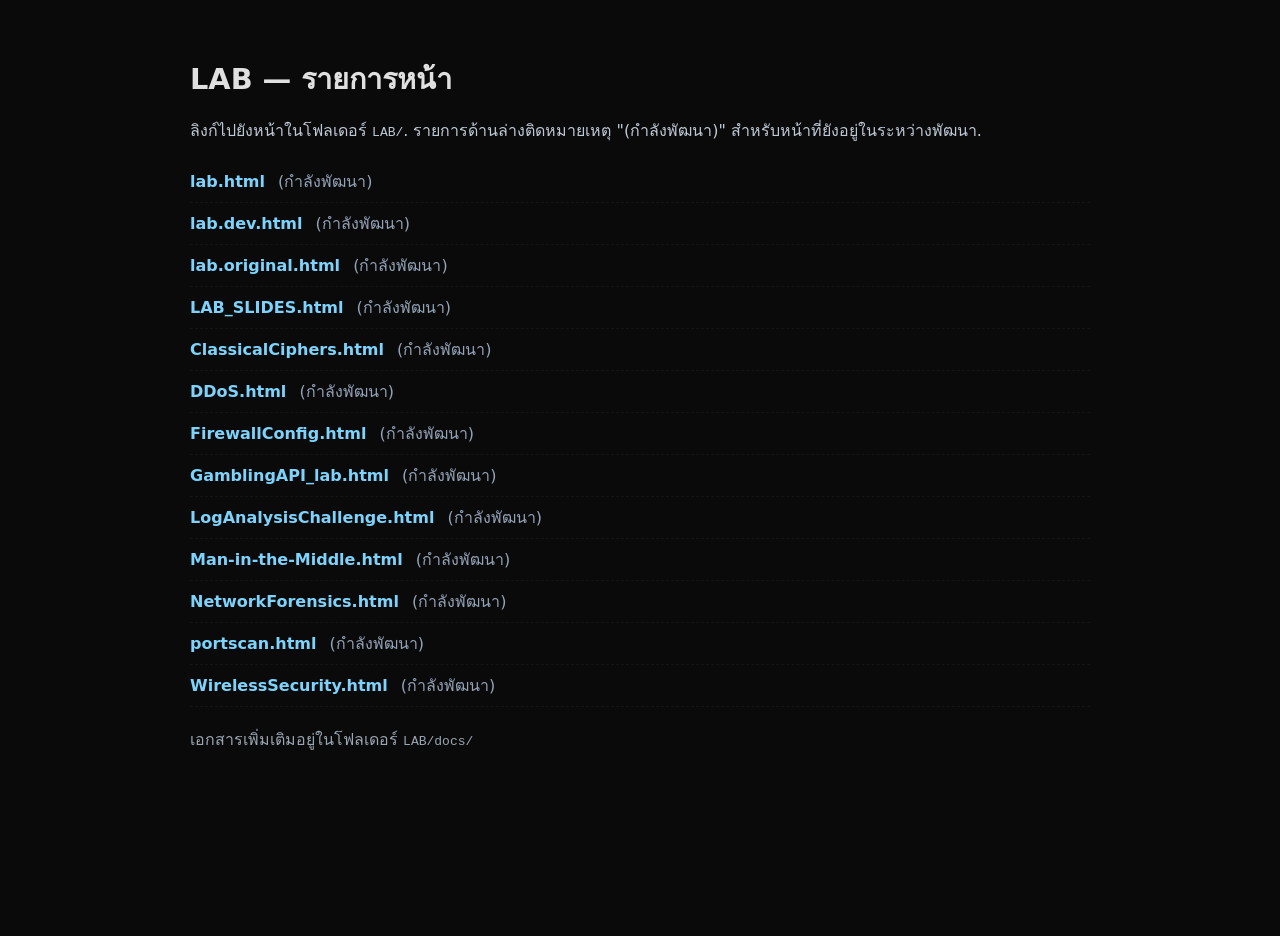
<file: LAB/lndex.html>
<!doctype html>
<!doctype html>
<html lang="th">
<head>
  <meta charset="utf-8" />
  <meta name="viewport" content="width=device-width, initial-scale=1" />
  <title>LAB Index — Goonee</title>
  <style>
    body{font-family: system-ui, -apple-system, Segoe UI, Roboto, 'Sarabun', sans-serif; min-height:100vh; background:#0a0a0a; color:#e0e0e0; margin:0;}
    .wrap{max-width:900px;margin:36px auto;padding:20px}
    h1{font-size:1.8rem;margin:0 0 8px}
    p.lead{color:#bfc9d6}
    ul.pages{list-style:none;padding:0;margin:18px 0 0}
    ul.pages li{padding:8px 0;border-bottom:1px dashed rgba(255,255,255,.04)}
    a.page{color:#7dd3fc;text-decoration:none;font-weight:600}
    span.dev{color:#94a3b8;margin-left:8px;font-weight:400}
  </style>
</head>
<body>
  <div class="wrap">
    <h1>LAB — รายการหน้า</h1>
    <p class="lead">ลิงก์ไปยังหน้าในโฟลเดอร์ <code>LAB/</code>. รายการด้านล่างติดหมายเหตุ "(กำลังพัฒนา)" สำหรับหน้าที่ยังอยู่ในระหว่างพัฒนา.</p>
    <ul class="pages">
      <li><a class="page" href="lab.html">lab.html</a> <span class="dev">(กำลังพัฒนา)</span></li>
      <li><a class="page" href="lab.dev.html">lab.dev.html</a> <span class="dev">(กำลังพัฒนา)</span></li>
      <li><a class="page" href="lab.original.html">lab.original.html</a> <span class="dev">(กำลังพัฒนา)</span></li>
      <li><a class="page" href="LAB_SLIDES.html">LAB_SLIDES.html</a> <span class="dev">(กำลังพัฒนา)</span></li>
      <li><a class="page" href="ClassicalCiphers.html">ClassicalCiphers.html</a> <span class="dev">(กำลังพัฒนา)</span></li>
      <li><a class="page" href="DDoS.html">DDoS.html</a> <span class="dev">(กำลังพัฒนา)</span></li>
      <li><a class="page" href="FirewallConfig.html">FirewallConfig.html</a> <span class="dev">(กำลังพัฒนา)</span></li>
      <li><a class="page" href="GamblingAPI_lab.html">GamblingAPI_lab.html</a> <span class="dev">(กำลังพัฒนา)</span></li>
      <li><a class="page" href="LogAnalysisChallenge.html">LogAnalysisChallenge.html</a> <span class="dev">(กำลังพัฒนา)</span></li>
      <li><a class="page" href="Man-in-the-Middle.html">Man-in-the-Middle.html</a> <span class="dev">(กำลังพัฒนา)</span></li>
      <li><a class="page" href="NetworkForensics.html">NetworkForensics.html</a> <span class="dev">(กำลังพัฒนา)</span></li>
      <li><a class="page" href="portscan.html">portscan.html</a> <span class="dev">(กำลังพัฒนา)</span></li>
      <li><a class="page" href="WirelessSecurity.html">WirelessSecurity.html</a> <span class="dev">(กำลังพัฒนา)</span></li>
    </ul>
    <p style="margin-top:20px;color:#9aa6b2">เอกสารเพิ่มเติมอยู่ในโฟลเดอร์ <code>LAB/docs/</code></p>
  </div>
</body>
</html>
</file>
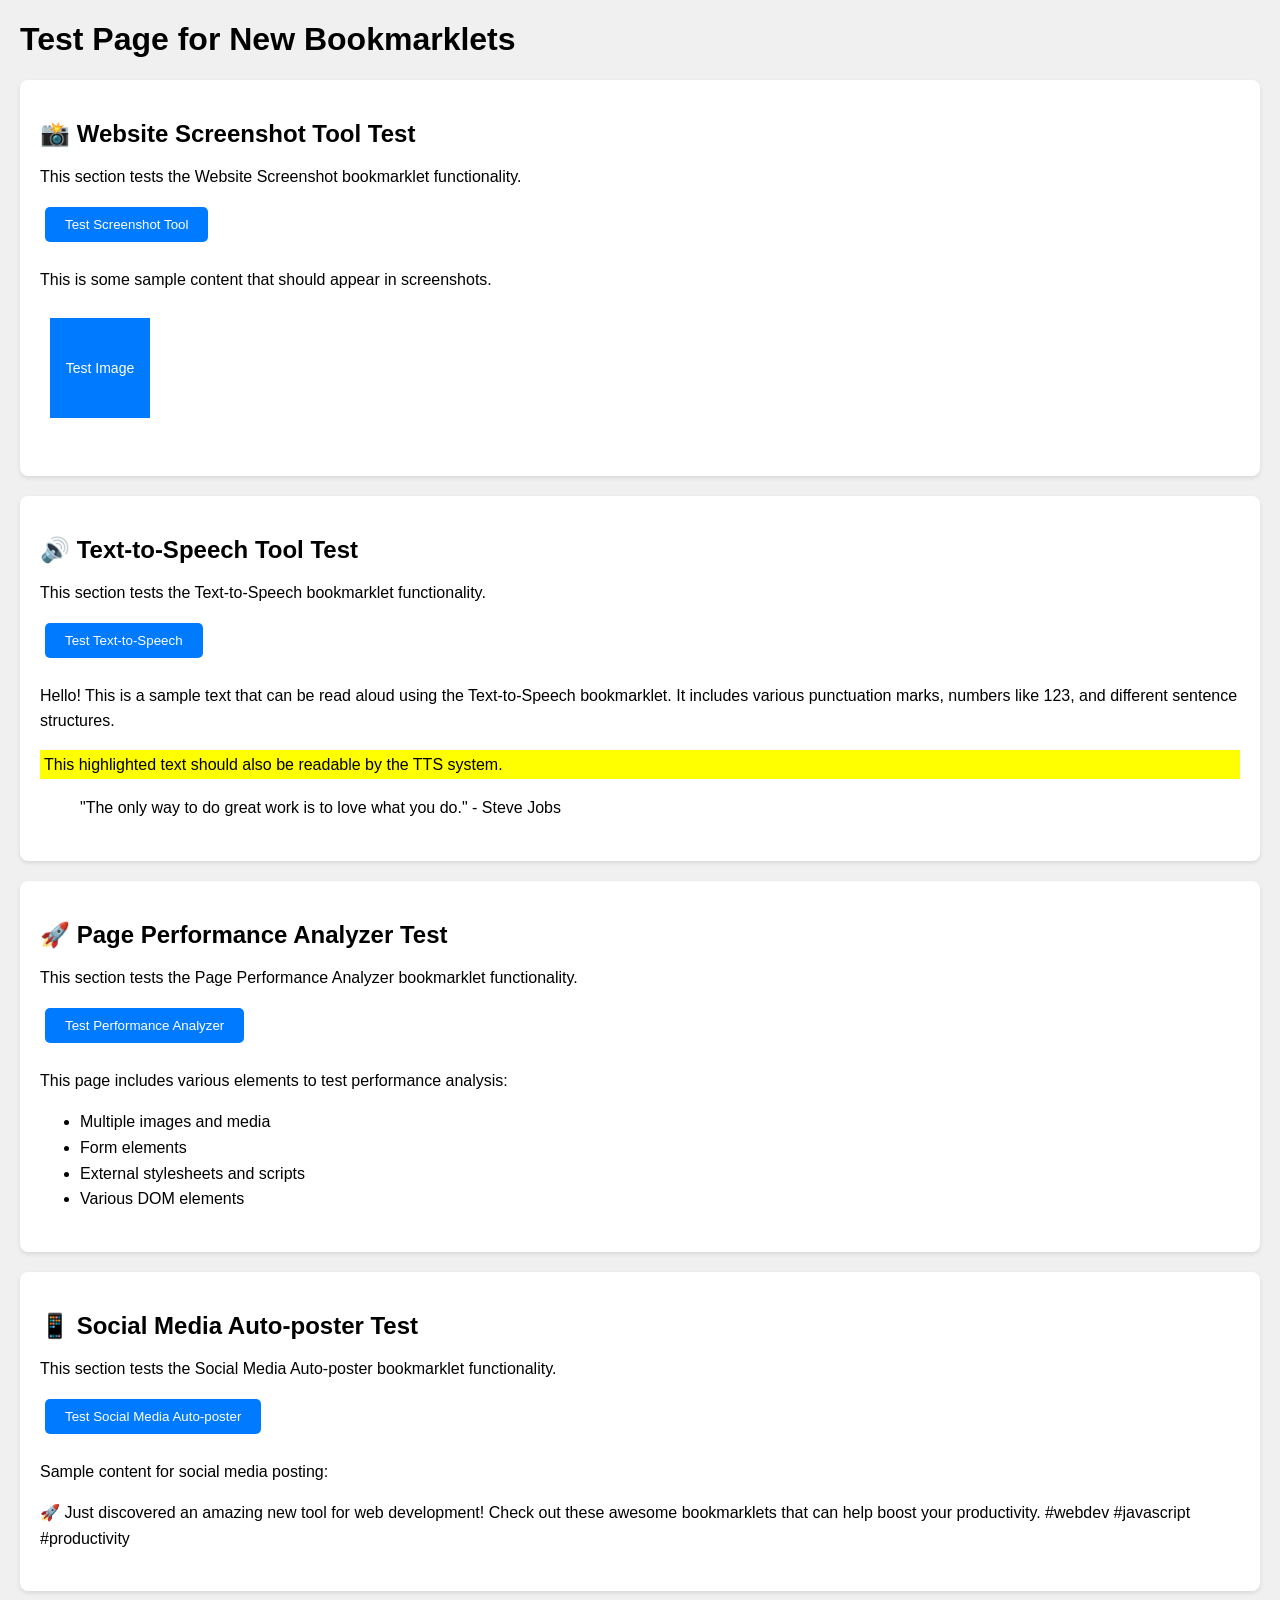
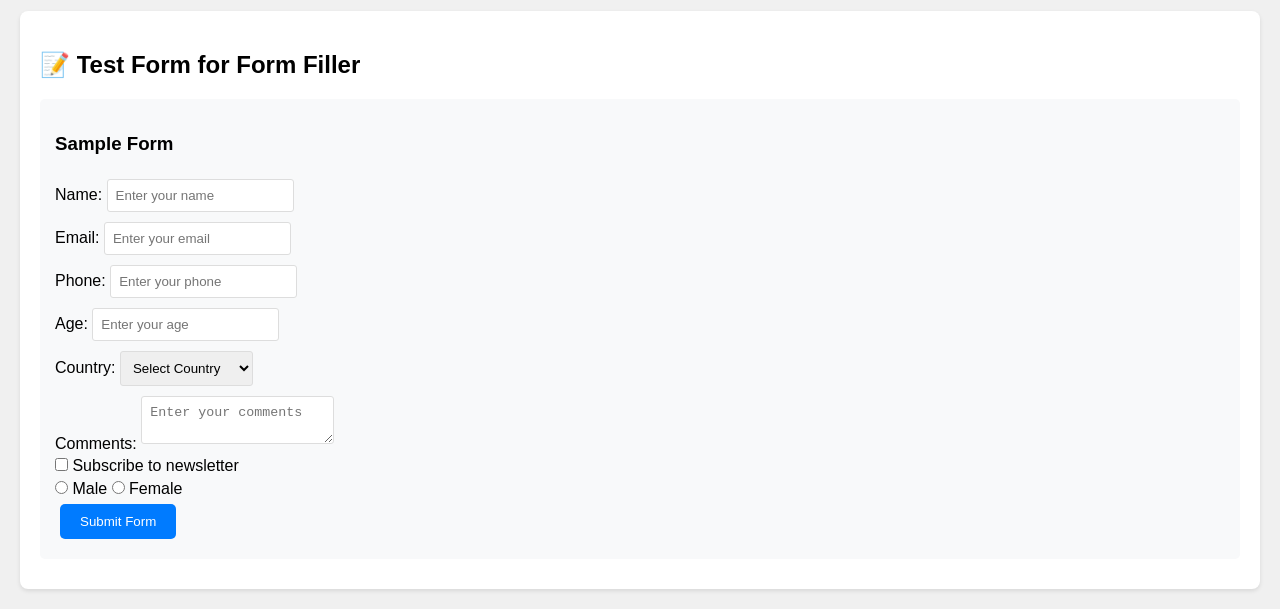
<file: playground/test-bookmarklets copy.html>
<!DOCTYPE html>
<html lang="en">
<head>
    <meta charset="UTF-8">
    <meta name="viewport" content="width=device-width, initial-scale=1.0">
    <title>Test New Bookmarklets</title>
    <style>
        body {
            font-family: Arial, sans-serif;
            margin: 20px;
            background: #f0f0f0;
        }
        .test-section {
            background: white;
            padding: 20px;
            margin: 20px 0;
            border-radius: 8px;
            box-shadow: 0 2px 4px rgba(0,0,0,0.1);
        }
        .test-button {
            background: #007bff;
            color: white;
            border: none;
            padding: 10px 20px;
            border-radius: 5px;
            cursor: pointer;
            margin: 5px;
        }
        .test-button:hover {
            background: #0056b3;
        }
        .test-content {
            margin: 20px 0;
            line-height: 1.6;
        }
        form {
            background: #f8f9fa;
            padding: 15px;
            border-radius: 5px;
            margin: 10px 0;
        }
        input, textarea, select {
            margin: 5px 0;
            padding: 8px;
            border: 1px solid #ddd;
            border-radius: 3px;
        }
        .highlight-text {
            background: yellow;
            padding: 2px 4px;
        }
    </style>
</head>
<body>
    <h1>Test Page for New Bookmarklets</h1>
    
    <div class="test-section">
        <h2>📸 Website Screenshot Tool Test</h2>
        <p>This section tests the Website Screenshot bookmarklet functionality.</p>
        <button class="test-button" onclick="testScreenshot()">Test Screenshot Tool</button>
        <div class="test-content">
            <p>This is some sample content that should appear in screenshots.</p>
            <img src="[data-uri]" alt="Test Image" style="margin: 10px;">
        </div>
    </div>

    <div class="test-section">
        <h2>🔊 Text-to-Speech Tool Test</h2>
        <p>This section tests the Text-to-Speech bookmarklet functionality.</p>
        <button class="test-button" onclick="testTTS()">Test Text-to-Speech</button>
        <div class="test-content">
            <p>Hello! This is a sample text that can be read aloud using the Text-to-Speech bookmarklet. 
            It includes various punctuation marks, numbers like 123, and different sentence structures.</p>
            <p class="highlight-text">This highlighted text should also be readable by the TTS system.</p>
            <blockquote>
                "The only way to do great work is to love what you do." - Steve Jobs
            </blockquote>
        </div>
    </div>

    <div class="test-section">
        <h2>🚀 Page Performance Analyzer Test</h2>
        <p>This section tests the Page Performance Analyzer bookmarklet functionality.</p>
        <button class="test-button" onclick="testPerformance()">Test Performance Analyzer</button>
        <div class="test-content">
            <p>This page includes various elements to test performance analysis:</p>
            <ul>
                <li>Multiple images and media</li>
                <li>Form elements</li>
                <li>External stylesheets and scripts</li>
                <li>Various DOM elements</li>
            </ul>
        </div>
    </div>

    <div class="test-section">
        <h2>📱 Social Media Auto-poster Test</h2>
        <p>This section tests the Social Media Auto-poster bookmarklet functionality.</p>
        <button class="test-button" onclick="testSocialPoster()">Test Social Media Auto-poster</button>
        <div class="test-content">
            <p>Sample content for social media posting:</p>
            <p>🚀 Just discovered an amazing new tool for web development! Check out these awesome bookmarklets that can help boost your productivity. #webdev #javascript #productivity</p>
        </div>
    </div>

    <div class="test-section">
        <h2>📝 Test Form for Form Filler</h2>
        <form>
            <h3>Sample Form</h3>
            <label>Name: <input type="text" name="name" placeholder="Enter your name"></label><br>
            <label>Email: <input type="email" name="email" placeholder="Enter your email"></label><br>
            <label>Phone: <input type="tel" name="phone" placeholder="Enter your phone"></label><br>
            <label>Age: <input type="number" name="age" placeholder="Enter your age"></label><br>
            <label>Country: 
                <select name="country">
                    <option value="">Select Country</option>
                    <option value="us">United States</option>
                    <option value="uk">United Kingdom</option>
                    <option value="ca">Canada</option>
                    <option value="th">Thailand</option>
                </select>
            </label><br>
            <label>Comments: <textarea name="comments" placeholder="Enter your comments"></textarea></label><br>
            <label><input type="checkbox" name="newsletter"> Subscribe to newsletter</label><br>
            <label><input type="radio" name="gender" value="male"> Male</label>
            <label><input type="radio" name="gender" value="female"> Female</label><br>
            <button type="submit" class="test-button">Submit Form</button>
        </form>
    </div>

    <script>
        // Test functions to simulate bookmarklet execution
        function testScreenshot() {
            alert('Website Screenshot bookmarklet would be executed here. In the actual implementation, this would open the screenshot tool interface.');
        }

        function testTTS() {
            alert('Text-to-Speech bookmarklet would be executed here. In the actual implementation, this would open the TTS control panel.');
        }

        function testPerformance() {
            alert('Page Performance Analyzer bookmarklet would be executed here. In the actual implementation, this would analyze page performance metrics.');
        }

        function testSocialPoster() {
            alert('Social Media Auto-poster bookmarklet would be executed here. In the actual implementation, this would open the social media posting interface.');
        }

        // Add some performance test elements
        for (let i = 0; i < 50; i++) {
            const div = document.createElement('div');
            div.textContent = `Performance test element ${i}`;
            div.style.display = 'none';
            document.body.appendChild(div);
        }

        console.log('Test page loaded with', document.querySelectorAll('*').length, 'DOM elements');
        console.log('Page load time:', performance.now(), 'ms');
    </script>
</body>
</html>
</file>
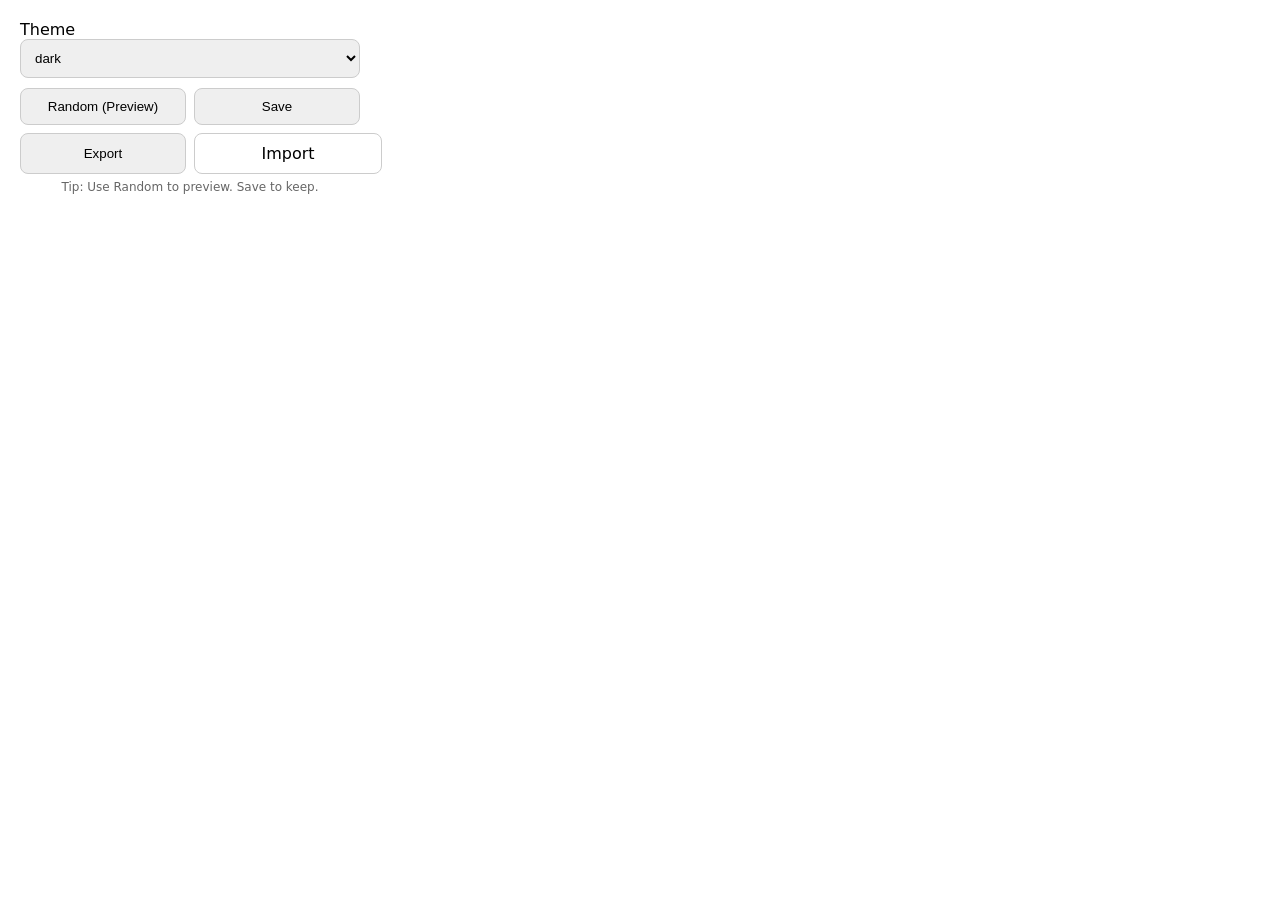
<file: gooextension/extension/popup.html>
<!doctype html>
<html>
<head>
  <meta charset="utf-8" />
  <meta name="viewport" content="width=device-width, initial-scale=1" />
  <title>X Themes</title>
  <style>
    body { font-family: system-ui, sans-serif; padding:12px; min-width:260px; max-width:340px; }
    select, button, input[type=file] { width:100%; padding:10px; border-radius:8px; border:1px solid #ccc; }
    .row { margin-bottom:10px; }
    .grid { display:grid; grid-template-columns: 1fr 1fr; gap:8px; }
    .small { font-size:12px; color:#666; text-align:center; margin-top:6px; }
  </style>
</head>
<body>
  <div class="row">
    <label for="theme">Theme</label>
    <select id="theme"></select>
  </div>
  <div class="grid">
    <button id="random">Random (Preview)</button>
    <button id="apply">Save</button>
  </div>
  <div class="grid" style="margin-top:8px;">
    <button id="export">Export</button>
    <label class="btn">
      <input id="import" type="file" accept="application/json" style="display:none;" />
      <span style="display:inline-block; width:100%; padding:10px; border:1px solid #ccc; border-radius:8px; text-align:center; cursor:pointer;">Import</span>
    </label>
  </div>
  <div class="small">Tip: Use Random to preview. Save to keep.</div>
  <script src="popup.js"></script>
</body>
</html>
</file>
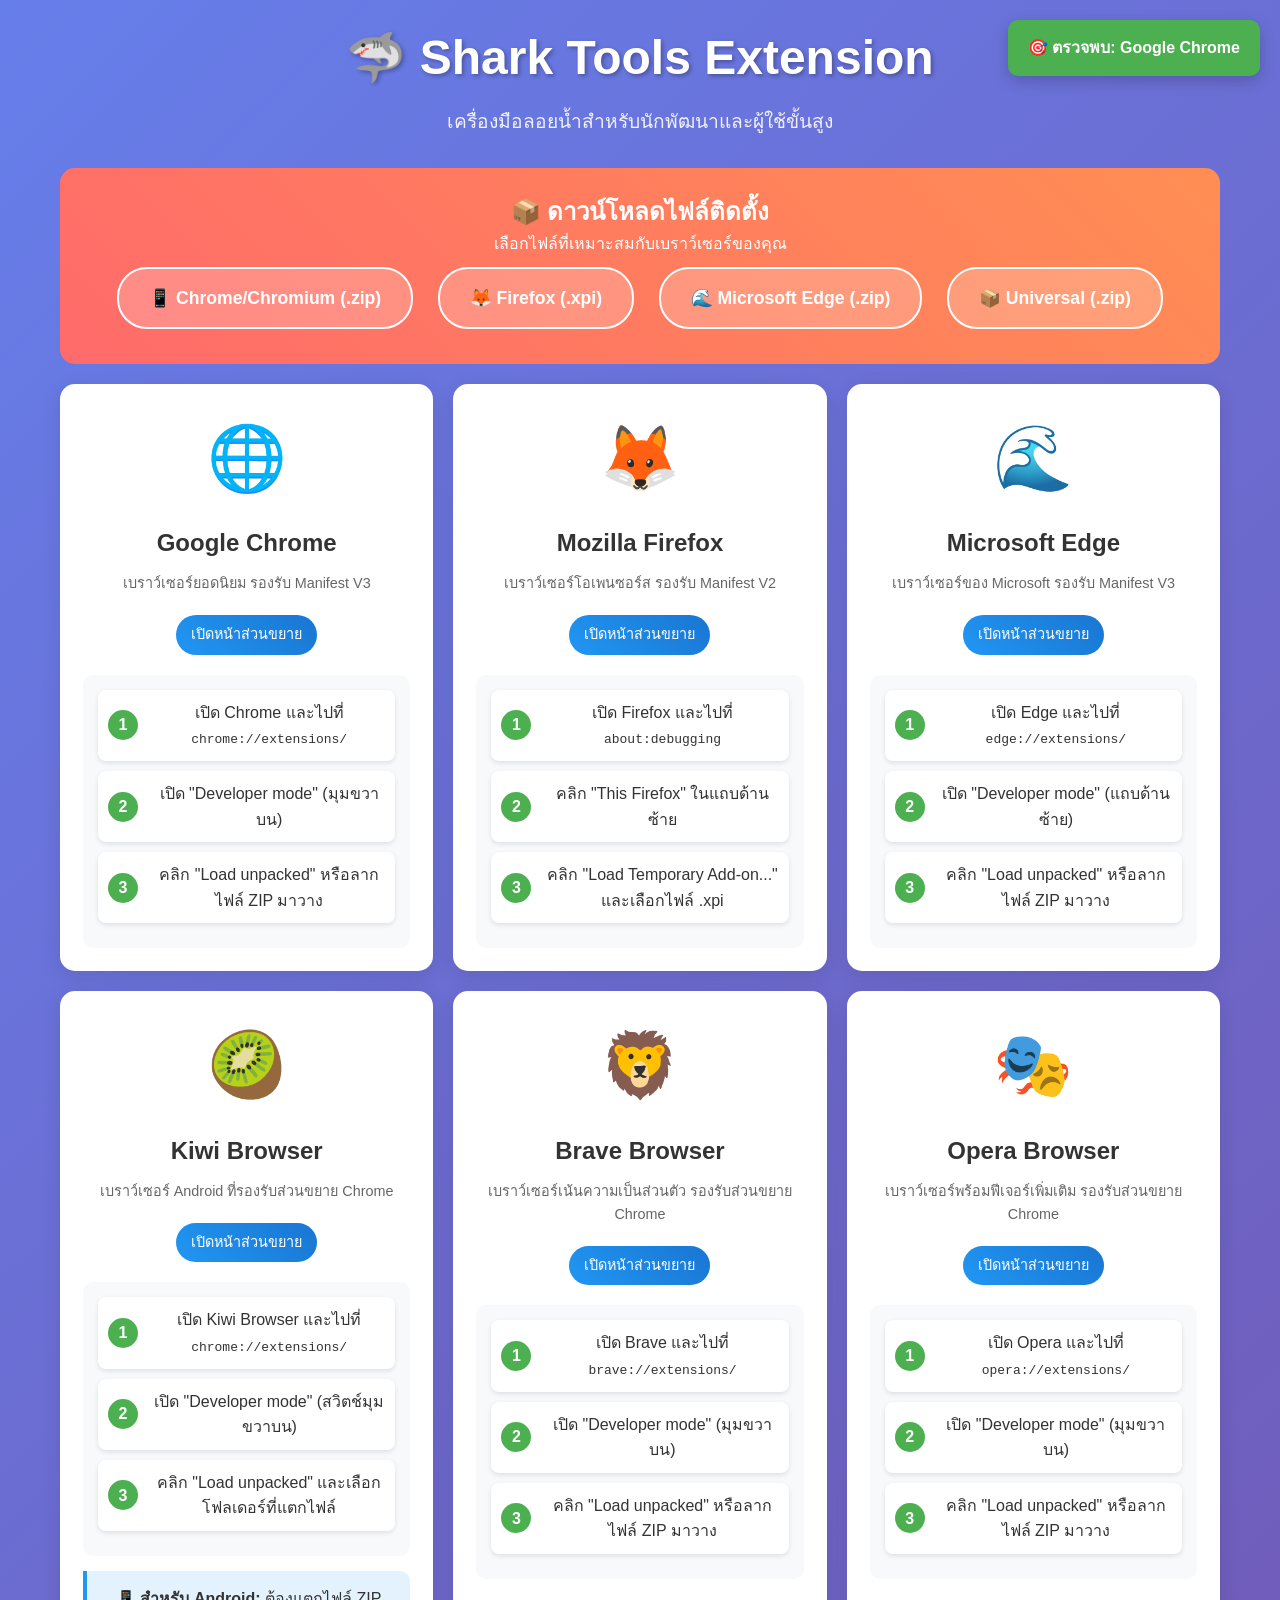
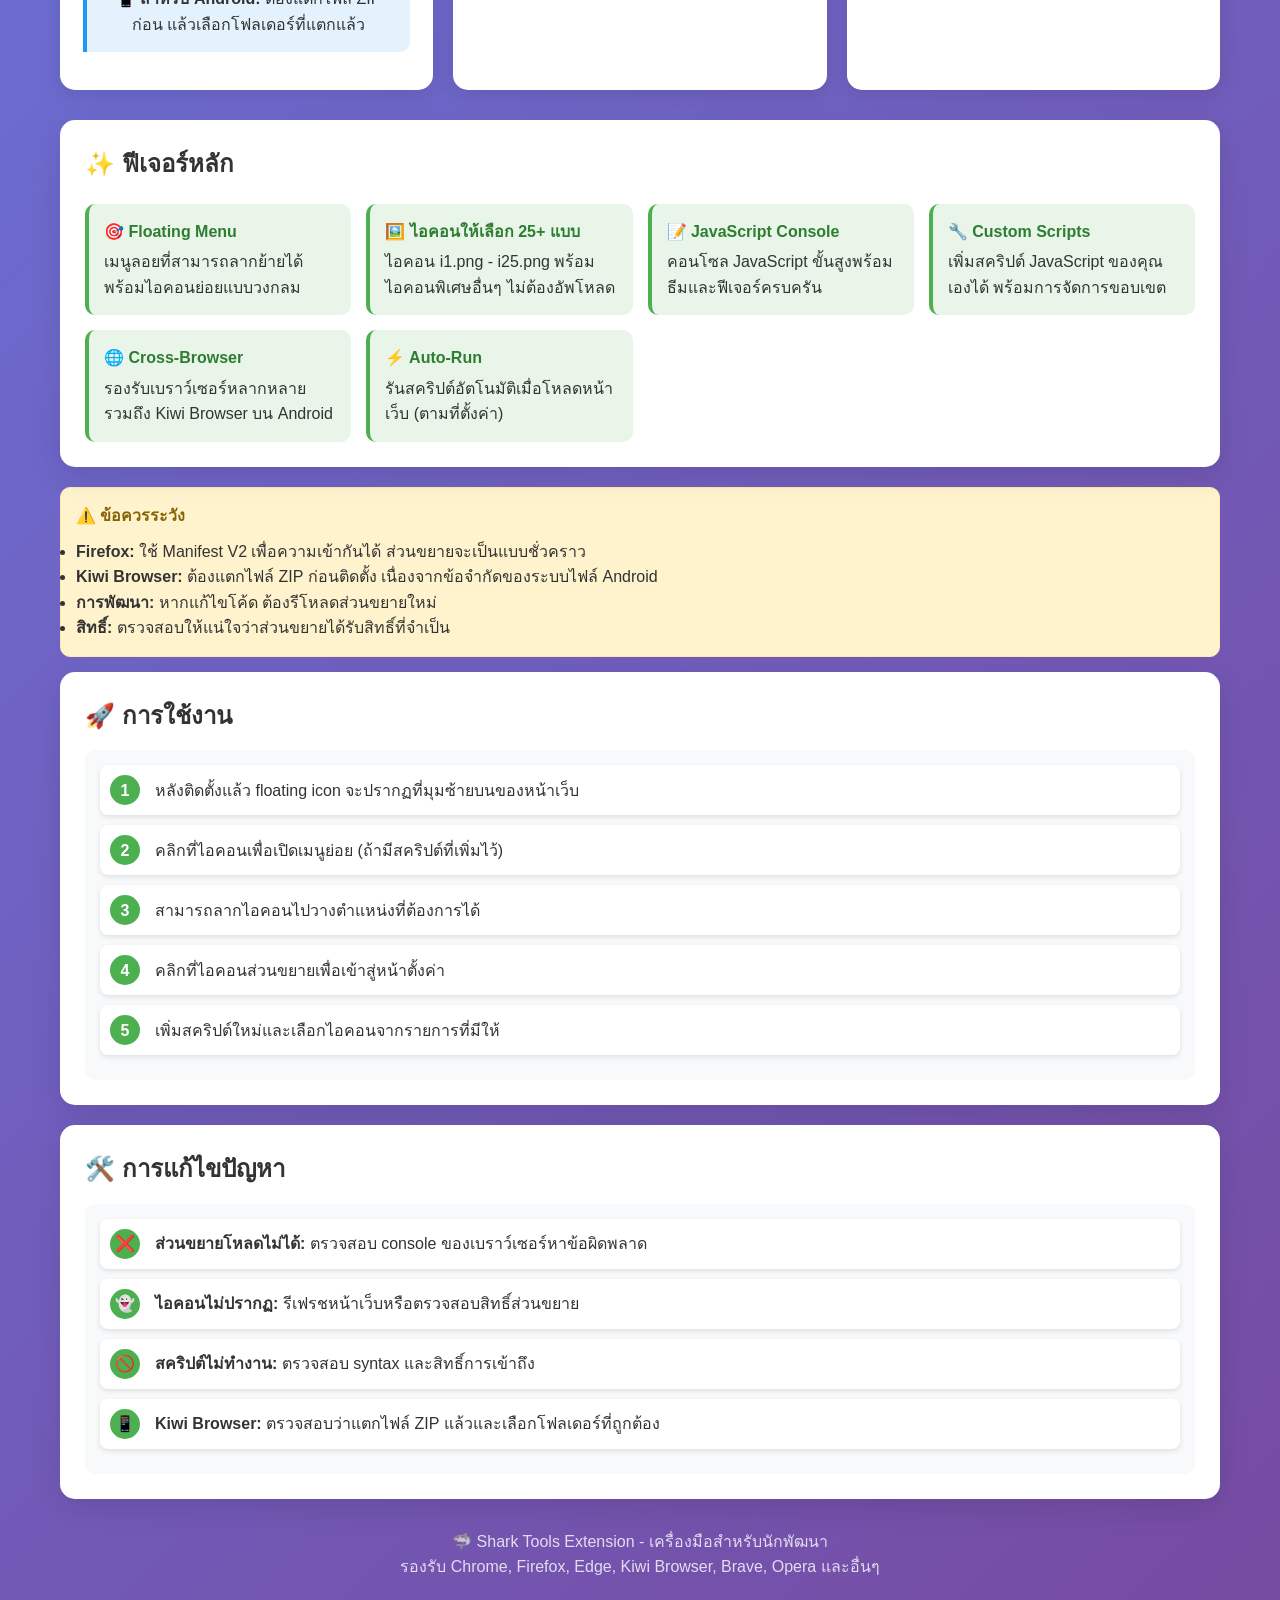
<file: gooextension/final/installation-guide.html>
<!DOCTYPE html>
<html lang="th">
<head>
    <meta charset="UTF-8">
    <meta name="viewport" content="width=device-width, initial-scale=1.0">
    <title>🦈 Shark Tools Extension - คู่มือติดตั้ง</title>
    <style>
        * {
            margin: 0;
            padding: 0;
            box-sizing: border-box;
        }
        
        body {
            font-family: 'Segoe UI', Tahoma, Geneva, Verdana, sans-serif;
            line-height: 1.6;
            color: #333;
            background: linear-gradient(135deg, #667eea 0%, #764ba2 100%);
            min-height: 100vh;
        }
        
        .container {
            max-width: 1200px;
            margin: 0 auto;
            padding: 20px;
        }
        
        .header {
            text-align: center;
            color: white;
            margin-bottom: 30px;
        }
        
        .header h1 {
            font-size: 3em;
            margin-bottom: 10px;
            text-shadow: 2px 2px 4px rgba(0,0,0,0.3);
        }
        
        .header p {
            font-size: 1.2em;
            opacity: 0.9;
        }
        
        .card {
            background: white;
            border-radius: 15px;
            padding: 25px;
            margin-bottom: 20px;
            box-shadow: 0 10px 30px rgba(0,0,0,0.1);
            transition: transform 0.3s ease;
        }
        
        .card:hover {
            transform: translateY(-5px);
        }
        
        .browser-grid {
            display: grid;
            grid-template-columns: repeat(auto-fit, minmax(300px, 1fr));
            gap: 20px;
            margin-bottom: 30px;
        }
        
        .browser-card {
            background: white;
            border-radius: 15px;
            padding: 20px;
            text-align: center;
            box-shadow: 0 5px 20px rgba(0,0,0,0.1);
            transition: all 0.3s ease;
            border: 3px solid transparent;
        }
        
        .browser-card:hover {
            transform: translateY(-5px);
            border-color: #4CAF50;
        }
        
        .browser-icon {
            font-size: 4em;
            margin-bottom: 15px;
            display: block;
        }
        
        .browser-name {
            font-size: 1.5em;
            font-weight: bold;
            margin-bottom: 10px;
            color: #333;
        }
        
        .browser-desc {
            color: #666;
            margin-bottom: 15px;
            font-size: 0.9em;
        }
        
        .install-btn {
            background: linear-gradient(45deg, #4CAF50, #45a049);
            color: white;
            border: none;
            padding: 12px 25px;
            border-radius: 25px;
            cursor: pointer;
            font-size: 1em;
            font-weight: bold;
            transition: all 0.3s ease;
            text-decoration: none;
            display: inline-block;
            margin: 5px;
        }
        
        .install-btn:hover {
            background: linear-gradient(45deg, #45a049, #4CAF50);
            transform: scale(1.05);
        }
        
        .extension-link {
            background: linear-gradient(45deg, #2196F3, #1976D2);
            color: white;
            border: none;
            padding: 8px 15px;
            border-radius: 20px;
            cursor: pointer;
            font-size: 0.9em;
            text-decoration: none;
            display: inline-block;
            margin: 5px;
            transition: all 0.3s ease;
        }
        
        .extension-link:hover {
            background: linear-gradient(45deg, #1976D2, #2196F3);
            transform: scale(1.05);
        }
        
        .steps {
            background: #f8f9fa;
            border-radius: 10px;
            padding: 15px;
            margin-top: 15px;
        }
        
        .step {
            display: flex;
            align-items: center;
            margin-bottom: 10px;
            padding: 10px;
            background: white;
            border-radius: 8px;
            box-shadow: 0 2px 5px rgba(0,0,0,0.1);
        }
        
        .step-number {
            background: #4CAF50;
            color: white;
            width: 30px;
            height: 30px;
            border-radius: 50%;
            display: flex;
            align-items: center;
            justify-content: center;
            font-weight: bold;
            margin-right: 15px;
            flex-shrink: 0;
        }
        
        .features {
            display: grid;
            grid-template-columns: repeat(auto-fit, minmax(250px, 1fr));
            gap: 15px;
            margin-top: 20px;
        }
        
        .feature {
            background: #e8f5e8;
            padding: 15px;
            border-radius: 10px;
            border-left: 4px solid #4CAF50;
        }
        
        .feature h4 {
            color: #2e7d32;
            margin-bottom: 5px;
        }
        
        .warning {
            background: #fff3cd;
            border: 1px solid #ffeaa7;
            border-radius: 10px;
            padding: 15px;
            margin: 15px 0;
        }
        
        .warning h4 {
            color: #856404;
            margin-bottom: 10px;
        }
        
        .download-section {
            background: linear-gradient(45deg, #FF6B6B, #FF8E53);
            color: white;
            border-radius: 15px;
            padding: 25px;
            text-align: center;
            margin-bottom: 20px;
        }
        
        .download-btn {
            background: rgba(255,255,255,0.2);
            color: white;
            border: 2px solid white;
            padding: 15px 30px;
            border-radius: 30px;
            cursor: pointer;
            font-size: 1.1em;
            font-weight: bold;
            text-decoration: none;
            display: inline-block;
            margin: 10px;
            transition: all 0.3s ease;
        }
        
        .download-btn:hover {
            background: white;
            color: #FF6B6B;
        }
        
        .mobile-note {
            background: #e3f2fd;
            border-left: 4px solid #2196F3;
            padding: 15px;
            border-radius: 0 10px 10px 0;
            margin: 15px 0;
        }
        
        @media (max-width: 768px) {
            .header h1 {
                font-size: 2em;
            }
            
            .browser-grid {
                grid-template-columns: 1fr;
            }
            
            .container {
                padding: 10px;
            }
        }
        
        .footer {
            text-align: center;
            color: white;
            margin-top: 30px;
            opacity: 0.8;
        }
    </style>
</head>
<body>
    <div class="container">
        <div class="header">
            <h1>🦈 Shark Tools Extension</h1>
            <p>เครื่องมือลอยน้ำสำหรับนักพัฒนาและผู้ใช้ขั้นสูง</p>
        </div>

        <div class="download-section">
            <h2>📦 ดาวน์โหลดไฟล์ติดตั้ง</h2>
            <p>เลือกไฟล์ที่เหมาะสมกับเบราว์เซอร์ของคุณ</p>
            <a href="build/shark-tools-chrome.zip" class="download-btn" download>
                📱 Chrome/Chromium (.zip)
            </a>
            <a href="build/shark-tools-firefox.xpi" class="download-btn" download>
                🦊 Firefox (.xpi)
            </a>
            <a href="build/shark-tools-edge.zip" class="download-btn" download>
                🌊 Microsoft Edge (.zip)
            </a>
            <a href="build/shark-tools-universal.zip" class="download-btn" download>
                📦 Universal (.zip)
            </a>
        </div>

        <div class="browser-grid">
            <!-- Chrome -->
            <div class="browser-card">
                <div class="browser-icon">🌐</div>
                <div class="browser-name">Google Chrome</div>
                <div class="browser-desc">เบราว์เซอร์ยอดนิยม รองรับ Manifest V3</div>
                <a href="#" onclick="openExtensionsPage('chrome')" class="extension-link">
                    เปิดหน้าส่วนขยาย
                </a>
                <div class="steps">
                    <div class="step">
                        <div class="step-number">1</div>
                        <div>เปิด Chrome และไปที่ <code>chrome://extensions/</code></div>
                    </div>
                    <div class="step">
                        <div class="step-number">2</div>
                        <div>เปิด "Developer mode" (มุมขวาบน)</div>
                    </div>
                    <div class="step">
                        <div class="step-number">3</div>
                        <div>คลิก "Load unpacked" หรือลากไฟล์ ZIP มาวาง</div>
                    </div>
                </div>
            </div>

            <!-- Firefox -->
            <div class="browser-card">
                <div class="browser-icon">🦊</div>
                <div class="browser-name">Mozilla Firefox</div>
                <div class="browser-desc">เบราว์เซอร์โอเพนซอร์ส รองรับ Manifest V2</div>
                <a href="#" onclick="openExtensionsPage('firefox')" class="extension-link">
                    เปิดหน้าส่วนขยาย
                </a>
                <div class="steps">
                    <div class="step">
                        <div class="step-number">1</div>
                        <div>เปิด Firefox และไปที่ <code>about:debugging</code></div>
                    </div>
                    <div class="step">
                        <div class="step-number">2</div>
                        <div>คลิก "This Firefox" ในแถบด้านซ้าย</div>
                    </div>
                    <div class="step">
                        <div class="step-number">3</div>
                        <div>คลิก "Load Temporary Add-on..." และเลือกไฟล์ .xpi</div>
                    </div>
                </div>
            </div>

            <!-- Edge -->
            <div class="browser-card">
                <div class="browser-icon">🌊</div>
                <div class="browser-name">Microsoft Edge</div>
                <div class="browser-desc">เบราว์เซอร์ของ Microsoft รองรับ Manifest V3</div>
                <a href="#" onclick="openExtensionsPage('edge')" class="extension-link">
                    เปิดหน้าส่วนขยาย
                </a>
                <div class="steps">
                    <div class="step">
                        <div class="step-number">1</div>
                        <div>เปิด Edge และไปที่ <code>edge://extensions/</code></div>
                    </div>
                    <div class="step">
                        <div class="step-number">2</div>
                        <div>เปิด "Developer mode" (แถบด้านซ้าย)</div>
                    </div>
                    <div class="step">
                        <div class="step-number">3</div>
                        <div>คลิก "Load unpacked" หรือลากไฟล์ ZIP มาวาง</div>
                    </div>
                </div>
            </div>

            <!-- Kiwi Browser -->
            <div class="browser-card">
                <div class="browser-icon">🥝</div>
                <div class="browser-name">Kiwi Browser</div>
                <div class="browser-desc">เบราว์เซอร์ Android ที่รองรับส่วนขยาย Chrome</div>
                <a href="#" onclick="openExtensionsPage('kiwi')" class="extension-link">
                    เปิดหน้าส่วนขยาย
                </a>
                <div class="steps">
                    <div class="step">
                        <div class="step-number">1</div>
                        <div>เปิด Kiwi Browser และไปที่ <code>chrome://extensions/</code></div>
                    </div>
                    <div class="step">
                        <div class="step-number">2</div>
                        <div>เปิด "Developer mode" (สวิตช์มุมขวาบน)</div>
                    </div>
                    <div class="step">
                        <div class="step-number">3</div>
                        <div>คลิก "Load unpacked" และเลือกโฟลเดอร์ที่แตกไฟล์</div>
                    </div>
                </div>
                <div class="mobile-note">
                    <strong>📱 สำหรับ Android:</strong> ต้องแตกไฟล์ ZIP ก่อน แล้วเลือกโฟลเดอร์ที่แตกแล้ว
                </div>
            </div>

            <!-- Brave -->
            <div class="browser-card">
                <div class="browser-icon">🦁</div>
                <div class="browser-name">Brave Browser</div>
                <div class="browser-desc">เบราว์เซอร์เน้นความเป็นส่วนตัว รองรับส่วนขยาย Chrome</div>
                <a href="#" onclick="openExtensionsPage('brave')" class="extension-link">
                    เปิดหน้าส่วนขยาย
                </a>
                <div class="steps">
                    <div class="step">
                        <div class="step-number">1</div>
                        <div>เปิด Brave และไปที่ <code>brave://extensions/</code></div>
                    </div>
                    <div class="step">
                        <div class="step-number">2</div>
                        <div>เปิด "Developer mode" (มุมขวาบน)</div>
                    </div>
                    <div class="step">
                        <div class="step-number">3</div>
                        <div>คลิก "Load unpacked" หรือลากไฟล์ ZIP มาวาง</div>
                    </div>
                </div>
            </div>

            <!-- Opera -->
            <div class="browser-card">
                <div class="browser-icon">🎭</div>
                <div class="browser-name">Opera Browser</div>
                <div class="browser-desc">เบราว์เซอร์พร้อมฟีเจอร์เพิ่มเติม รองรับส่วนขยาย Chrome</div>
                <a href="#" onclick="openExtensionsPage('opera')" class="extension-link">
                    เปิดหน้าส่วนขยาย
                </a>
                <div class="steps">
                    <div class="step">
                        <div class="step-number">1</div>
                        <div>เปิด Opera และไปที่ <code>opera://extensions/</code></div>
                    </div>
                    <div class="step">
                        <div class="step-number">2</div>
                        <div>เปิด "Developer mode" (มุมขวาบน)</div>
                    </div>
                    <div class="step">
                        <div class="step-number">3</div>
                        <div>คลิก "Load unpacked" หรือลากไฟล์ ZIP มาวาง</div>
                    </div>
                </div>
            </div>
        </div>

        <div class="card">
            <h2>✨ ฟีเจอร์หลัก</h2>
            <div class="features">
                <div class="feature">
                    <h4>🎯 Floating Menu</h4>
                    <p>เมนูลอยที่สามารถลากย้ายได้ พร้อมไอคอนย่อยแบบวงกลม</p>
                </div>
                <div class="feature">
                    <h4>🖼️ ไอคอนให้เลือก 25+ แบบ</h4>
                    <p>ไอคอน i1.png - i25.png พร้อมไอคอนพิเศษอื่นๆ ไม่ต้องอัพโหลด</p>
                </div>
                <div class="feature">
                    <h4>📝 JavaScript Console</h4>
                    <p>คอนโซล JavaScript ขั้นสูงพร้อมธีมและฟีเจอร์ครบครัน</p>
                </div>
                <div class="feature">
                    <h4>🔧 Custom Scripts</h4>
                    <p>เพิ่มสคริปต์ JavaScript ของคุณเองได้ พร้อมการจัดการขอบเขต</p>
                </div>
                <div class="feature">
                    <h4>🌐 Cross-Browser</h4>
                    <p>รองรับเบราว์เซอร์หลากหลาย รวมถึง Kiwi Browser บน Android</p>
                </div>
                <div class="feature">
                    <h4>⚡ Auto-Run</h4>
                    <p>รันสคริปต์อัตโนมัติเมื่อโหลดหน้าเว็บ (ตามที่ตั้งค่า)</p>
                </div>
            </div>
        </div>

        <div class="warning">
            <h4>⚠️ ข้อควรระวัง</h4>
            <ul>
                <li><strong>Firefox:</strong> ใช้ Manifest V2 เพื่อความเข้ากันได้ ส่วนขยายจะเป็นแบบชั่วคราว</li>
                <li><strong>Kiwi Browser:</strong> ต้องแตกไฟล์ ZIP ก่อนติดตั้ง เนื่องจากข้อจำกัดของระบบไฟล์ Android</li>
                <li><strong>การพัฒนา:</strong> หากแก้ไขโค้ด ต้องรีโหลดส่วนขยายใหม่</li>
                <li><strong>สิทธิ์:</strong> ตรวจสอบให้แน่ใจว่าส่วนขยายได้รับสิทธิ์ที่จำเป็น</li>
            </ul>
        </div>

        <div class="card">
            <h2>🚀 การใช้งาน</h2>
            <div class="steps">
                <div class="step">
                    <div class="step-number">1</div>
                    <div>หลังติดตั้งแล้ว floating icon จะปรากฏที่มุมซ้ายบนของหน้าเว็บ</div>
                </div>
                <div class="step">
                    <div class="step-number">2</div>
                    <div>คลิกที่ไอคอนเพื่อเปิดเมนูย่อย (ถ้ามีสคริปต์ที่เพิ่มไว้)</div>
                </div>
                <div class="step">
                    <div class="step-number">3</div>
                    <div>สามารถลากไอคอนไปวางตำแหน่งที่ต้องการได้</div>
                </div>
                <div class="step">
                    <div class="step-number">4</div>
                    <div>คลิกที่ไอคอนส่วนขยายเพื่อเข้าสู่หน้าตั้งค่า</div>
                </div>
                <div class="step">
                    <div class="step-number">5</div>
                    <div>เพิ่มสคริปต์ใหม่และเลือกไอคอนจากรายการที่มีให้</div>
                </div>
            </div>
        </div>

        <div class="card">
            <h2>🛠️ การแก้ไขปัญหา</h2>
            <div class="steps">
                <div class="step">
                    <div class="step-number">❌</div>
                    <div><strong>ส่วนขยายโหลดไม่ได้:</strong> ตรวจสอบ console ของเบราว์เซอร์หาข้อผิดพลาด</div>
                </div>
                <div class="step">
                    <div class="step-number">👻</div>
                    <div><strong>ไอคอนไม่ปรากฏ:</strong> รีเฟรชหน้าเว็บหรือตรวจสอบสิทธิ์ส่วนขยาย</div>
                </div>
                <div class="step">
                    <div class="step-number">🚫</div>
                    <div><strong>สคริปต์ไม่ทำงาน:</strong> ตรวจสอบ syntax และสิทธิ์การเข้าถึง</div>
                </div>
                <div class="step">
                    <div class="step-number">📱</div>
                    <div><strong>Kiwi Browser:</strong> ตรวจสอบว่าแตกไฟล์ ZIP แล้วและเลือกโฟลเดอร์ที่ถูกต้อง</div>
                </div>
            </div>
        </div>

        <div class="footer">
            <p>🦈 Shark Tools Extension - เครื่องมือสำหรับนักพัฒนา</p>
            <p>รองรับ Chrome, Firefox, Edge, Kiwi Browser, Brave, Opera และอื่นๆ</p>
        </div>
    </div>

    <script>
        function openExtensionsPage(browser) {
            let url;
            let browserName;
            
            switch(browser) {
                case 'chrome':
                    url = 'chrome://extensions/';
                    browserName = 'Chrome';
                    break;
                case 'firefox':
                    url = 'about:debugging#/runtime/this-firefox';
                    browserName = 'Firefox';
                    break;
                case 'edge':
                    url = 'edge://extensions/';
                    browserName = 'Edge';
                    break;
                case 'kiwi':
                    url = 'chrome://extensions/';
                    browserName = 'Kiwi Browser';
                    break;
                case 'brave':
                    url = 'brave://extensions/';
                    browserName = 'Brave';
                    break;
                case 'opera':
                    url = 'opera://extensions/';
                    browserName = 'Opera';
                    break;
                default:
                    url = 'chrome://extensions/';
                    browserName = 'Browser';
            }
            
            // Show modal with URL and copy to clipboard
            showUrlModal(url, browserName);
        }

        function showUrlModal(url, browserName) {
            // Create modal overlay
            const overlay = document.createElement('div');
            overlay.style.cssText = `
                position: fixed;
                top: 0;
                left: 0;
                width: 100%;
                height: 100%;
                background: rgba(0, 0, 0, 0.7);
                z-index: 10000;
                display: flex;
                align-items: center;
                justify-content: center;
                backdrop-filter: blur(5px);
            `;
            
            // Create modal content
            const modal = document.createElement('div');
            modal.style.cssText = `
                background: white;
                border-radius: 15px;
                padding: 30px;
                max-width: 500px;
                width: 90%;
                text-align: center;
                box-shadow: 0 20px 40px rgba(0, 0, 0, 0.3);
                animation: modalSlideIn 0.3s ease;
            `;
            
            modal.innerHTML = `
                <h3 style="color: #333; margin-bottom: 20px;">🔗 เปิดหน้าส่วนขยาย ${browserName}</h3>
                <p style="color: #666; margin-bottom: 20px;">คัดลอก URL นี้และวางในแถบที่อยู่ของเบราว์เซอร์:</p>
                <div style="
                    background: #f5f5f5;
                    border: 2px dashed #ccc;
                    border-radius: 8px;
                    padding: 15px;
                    margin: 20px 0;
                    font-family: 'Courier New', monospace;
                    font-size: 16px;
                    font-weight: bold;
                    color: #333;
                    word-break: break-all;
                    user-select: all;
                " id="urlText">${url}</div>
                <div style="display: flex; gap: 10px; justify-content: center; flex-wrap: wrap;">
                    <button id="copyBtn" style="
                        background: #4CAF50;
                        color: white;
                        border: none;
                        padding: 12px 24px;
                        border-radius: 25px;
                        cursor: pointer;
                        font-weight: bold;
                        transition: all 0.3s ease;
                    ">📋 คัดลอก URL</button>
                    <button id="closeBtn" style="
                        background: #666;
                        color: white;
                        border: none;
                        padding: 12px 24px;
                        border-radius: 25px;
                        cursor: pointer;
                        font-weight: bold;
                        transition: all 0.3s ease;
                    ">❌ ปิด</button>
                </div>
                <p style="color: #999; font-size: 12px; margin-top: 15px;">
                    💡 เคล็ดลับ: กด Ctrl+L (หรือ Cmd+L บน Mac) เพื่อไปที่แถบที่อยู่แล้วกด Ctrl+V เพื่อวาง
                </p>
            `;
            
            // Add CSS animation
            if (!document.getElementById('modal-animations')) {
                const style = document.createElement('style');
                style.id = 'modal-animations';
                style.textContent = `
                    @keyframes modalSlideIn {
                        from { transform: scale(0.7) translateY(-50px); opacity: 0; }
                        to { transform: scale(1) translateY(0); opacity: 1; }
                    }
                    @keyframes modalSlideOut {
                        from { transform: scale(1) translateY(0); opacity: 1; }
                        to { transform: scale(0.7) translateY(-50px); opacity: 0; }
                    }
                `;
                document.head.appendChild(style);
            }
            
            overlay.appendChild(modal);
            document.body.appendChild(overlay);
            
            // Handle copy button
            const copyBtn = modal.querySelector('#copyBtn');
            const closeBtn = modal.querySelector('#closeBtn');
            const urlText = modal.querySelector('#urlText');
            
            copyBtn.addEventListener('click', async () => {
                try {
                    await navigator.clipboard.writeText(url);
                    copyBtn.innerHTML = '✅ คัดลอกแล้ว!';
                    copyBtn.style.background = '#2196F3';
                    
                    // Auto select text
                    const range = document.createRange();
                    range.selectNodeContents(urlText);
                    const selection = window.getSelection();
                    selection.removeAllRanges();
                    selection.addRange(range);
                    
                    setTimeout(() => {
                        copyBtn.innerHTML = '📋 คัดลอก URL';
                        copyBtn.style.background = '#4CAF50';
                    }, 2000);
                } catch (err) {
                    // Fallback for older browsers
                    urlText.style.background = '#e3f2fd';
                    urlText.style.border = '2px solid #2196F3';
                    
                    // Select text manually
                    const range = document.createRange();
                    range.selectNodeContents(urlText);
                    const selection = window.getSelection();
                    selection.removeAllRanges();
                    selection.addRange(range);
                    
                    copyBtn.innerHTML = '📝 เลือกแล้ว - กด Ctrl+C';
                    copyBtn.style.background = '#FF9800';
                }
            });
            
            // Handle close button
            closeBtn.addEventListener('click', () => {
                modal.style.animation = 'modalSlideOut 0.3s ease';
                setTimeout(() => {
                    document.body.removeChild(overlay);
                }, 300);
            });
            
            // Handle overlay click
            overlay.addEventListener('click', (e) => {
                if (e.target === overlay) {
                    closeBtn.click();
                }
            });
            
            // Handle escape key
            const handleEscape = (e) => {
                if (e.key === 'Escape') {
                    closeBtn.click();
                    document.removeEventListener('keydown', handleEscape);
                }
            };
            document.addEventListener('keydown', handleEscape);
            
            // Auto-select URL text after a short delay
            setTimeout(() => {
                const range = document.createRange();
                range.selectNodeContents(urlText);
                const selection = window.getSelection();
                selection.removeAllRanges();
                selection.addRange(range);
            }, 500);
        }

        // Add smooth scrolling
        document.querySelectorAll('a[href^="#"]').forEach(anchor => {
            anchor.addEventListener('click', function (e) {
                e.preventDefault();
                document.querySelector(this.getAttribute('href')).scrollIntoView({
                    behavior: 'smooth'
                });
            });
        });

        // Add animation on scroll
        const observerOptions = {
            threshold: 0.1,
            rootMargin: '0px 0px -50px 0px'
        };

        const observer = new IntersectionObserver((entries) => {
            entries.forEach(entry => {
                if (entry.isIntersecting) {
                    entry.target.style.opacity = '1';
                    entry.target.style.transform = 'translateY(0)';
                }
            });
        }, observerOptions);

        // Observe all cards
        document.querySelectorAll('.card, .browser-card').forEach(card => {
            card.style.opacity = '0';
            card.style.transform = 'translateY(20px)';
            card.style.transition = 'opacity 0.6s ease, transform 0.6s ease';
            observer.observe(card);
        });

        // Show browser detection
        function detectBrowser() {
            const userAgent = navigator.userAgent;
            let browserName = 'Unknown';
            
            if (userAgent.includes('Chrome') && userAgent.includes('Kiwi')) {
                browserName = 'Kiwi Browser';
            } else if (userAgent.includes('Chrome') && userAgent.includes('Brave')) {
                browserName = 'Brave';
            } else if (userAgent.includes('Chrome') && userAgent.includes('OPR')) {
                browserName = 'Opera';
            } else if (userAgent.includes('Chrome') && userAgent.includes('Edg')) {
                browserName = 'Microsoft Edge';
            } else if (userAgent.includes('Chrome')) {
                browserName = 'Google Chrome';
            } else if (userAgent.includes('Firefox')) {
                browserName = 'Mozilla Firefox';
            }
            
            if (browserName !== 'Unknown') {
                const notification = document.createElement('div');
                notification.style.cssText = `
                    position: fixed;
                    top: 20px;
                    right: 20px;
                    background: #4CAF50;
                    color: white;
                    padding: 15px 20px;
                    border-radius: 10px;
                    box-shadow: 0 5px 15px rgba(0,0,0,0.2);
                    z-index: 1000;
                    font-weight: bold;
                `;
                notification.innerHTML = `🎯 ตรวจพบ: ${browserName}`;
                document.body.appendChild(notification);
                
                setTimeout(() => {
                    notification.style.opacity = '0';
                    setTimeout(() => notification.remove(), 300);
                }, 3000);
            }
        }

        // Run browser detection when page loads
        window.addEventListener('load', detectBrowser);
    </script>
</body>
</html>
</file>
<file: LAB/lab.css>
@import url('https://fonts.googleapis.com/css2?family=Sarabun:wght@300;400;500;600;700&display=swap');
@import url('https://fonts.googleapis.com/css2?family=Fira+Code:wght@300;400;500&display=swap');

body { 
    font-family: 'Sarabun', sans-serif; 
    background: #0a0a0a;
    color: #e0e0e0;
}

.gradient-bg { 
    background: linear-gradient(135deg, #1a1a2e 0%, #16213e 50%, #0f3460 100%);
    position: relative;
    overflow: hidden;
}

.gradient-bg::before {
    content: '';
    position: absolute;
    top: 0;
    left: 0;
    right: 0;
    bottom: 0;
    background: url('data:image/svg+xml,<svg xmlns="http://www.w3.org/2000/svg" viewBox="0 0 100 100"><defs><pattern id="grid" width="10" height="10" patternUnits="userSpaceOnUse"><path d="M 10 0 L 0 0 0 10" fill="none" stroke="%23ffffff" stroke-width="0.1" opacity="0.1"/></pattern></defs><rect width="100" height="100" fill="url(%23grid)"/></svg>');
    opacity: 0.3;
}

.card-hover { 
    transition: all 0.3s ease; 
    background: rgba(20, 20, 30, 0.8);
    border: 1px solid rgba(100, 255, 218, 0.1);
    -webkit-backdrop-filter: blur(10px);
    backdrop-filter: blur(10px);
}

.card-hover:hover { 
    transform: translateY(-5px); 
    box-shadow: 0 20px 40px rgba(100, 255, 218, 0.1);
    border-color: rgba(100, 255, 218, 0.3);
    background: rgba(20, 20, 30, 0.9);
}

.code-block { 
    background: linear-gradient(135deg, #0d1117 0%, #161b22 100%); 
    border-radius: 8px; 
    overflow-x: auto;
    border: 1px solid #30363d;
    font-family: 'Fira Code', monospace;
}

.difficulty-easy { background: linear-gradient(45deg, #00ff88, #00cc6a); }
.difficulty-medium { background: linear-gradient(45deg, #ffaa00, #ff8800); }
.difficulty-hard { background: linear-gradient(45deg, #ff0066, #cc0044); }

.matrix-bg {
    position: fixed;
    top: 0;
    left: 0;
    width: 100%;
    height: 100%;
    pointer-events: none;
    z-index: -1;
    opacity: 0.05;
}

.glitch-text {
    position: relative;
    animation: glitch 2s infinite;
}

@keyframes glitch {
    0%, 100% { transform: translate(0); }
    20% { transform: translate(-2px, 2px); }
    40% { transform: translate(-2px, -2px); }
    60% { transform: translate(2px, 2px); }
    80% { transform: translate(2px, -2px); }
}

.secret-hover {
    cursor: pointer;
    transition: all 0.3s ease;
}

.secret-hover:hover {
    color: #00ff88 !important;
    text-shadow: 0 0 10px #00ff88;
}

.easter-egg {
    opacity: 0;
    transition: opacity 0.5s ease;
}

.easter-egg.revealed {
    opacity: 1;
}

.hacker-cursor {
    animation: blink 1s infinite;
}

@keyframes blink {
    0%, 50% { opacity: 1; }
    51%, 100% { opacity: 0; }
}

.neon-glow {
    box-shadow: 0 0 20px rgba(100, 255, 218, 0.3);
    border: 1px solid rgba(100, 255, 218, 0.5);
}

.terminal-green { color: #00ff88; }
.terminal-red { color: #ff0066; }
.terminal-yellow { color: #ffaa00; }
.terminal-blue { color: #0099ff; }
.terminal-purple { color: #cc66ff; }

/* Fallback positioning for the background canvas and modal z-index.
    This ensures the canvas stays behind content even if Tailwind doesn't load. */
#matrix-canvas { position: fixed; top: 0; left: 0; right: 0; bottom: 0; z-index: -1; pointer-events: none; }
#lab-modal { z-index: 50; }

/* Enhanced mobile-first responsive design */
@media (max-width: 768px) {
    .grid-cols-1 { grid-template-columns: 1fr !important; }
    .md\:grid-cols-2 { grid-template-columns: 1fr !important; }
    
    /* Mobile-friendly buttons */
    button, .start-btn {
        min-height: 44px !important;
        font-size: 16px !important;
        padding: 12px 16px !important;
    }
    
    /* Touch-friendly spacing */
    .gap-4 { gap: 1.5rem !important; }
    .p-4 { padding: 1.5rem !important; }
    
    /* Readable text sizes */
    .text-sm { font-size: 16px !important; }
    body { font-size: 16px !important; }
    
    /* Modal improvements */
    #lab-modal .bg-gray-900 {
        width: 95vw !important;
        max-height: 90vh !important;
        overflow-y: auto !important;
    }
}

/* Minimal fallback utility classes used by the page so content remains visible
    if Tailwind CDN fails to load on mobile. Keep these lightweight. */
.hidden { display: none !important; }
.flex { display: flex !important; }
.items-center { align-items: center !important; }
.justify-between { justify-content: space-between !important; }
.space-x-2 > * + * { margin-left: 0.5rem !important; }
.p-4 { padding: 1rem !important; }
.text-2xl { font-size: 1.5rem !important; }
.text-xl { font-size: 1.25rem !important; }
.text-lg { font-size: 1.125rem !important; }
.font-bold { font-weight: 700 !important; }
.font-semibold { font-weight: 600 !important; }
.grid { display: grid !important; }
.grid-cols-1 { grid-template-columns: 1fr !important; }
.md\:grid-cols-2 { grid-template-columns: repeat(2, 1fr) !important; }
.gap-4 { gap: 1rem !important; }
.rounded { border-radius: 8px !important; }
.fixed { position: fixed !important; }
.inset-0 { top: 0; right: 0; bottom: 0; left: 0; }
.list-none { list-style: none; padding: 0; margin: 0; }
.bg-gray-900 { background-color: #111827 !important; }
.bg-gray-800 { background-color: #1f2937 !important; }
.bg-blue-600 { background-color: #2563eb !important; }
.bg-yellow-500 { background-color: #eab308 !important; }
.bg-red-600 { background-color: #dc2626 !important; }
.text-white { color: #ffffff !important; }
.text-black { color: #000000 !important; }
.border { border-width: 1px !important; }
.border-gray-700 { border-color: #374151 !important; }
.w-11\/12 { width: 91.666667% !important; }
.max-w-3xl { max-width: 48rem !important; }
.mt-2 { margin-top: 0.5rem !important; }
.mt-3 { margin-top: 0.75rem !important; }
.mt-6 { margin-top: 1.5rem !important; }
.mb-2 { margin-bottom: 0.5rem !important; }
.px-2 { padding-left: 0.5rem !important; padding-right: 0.5rem !important; }
.px-3 { padding-left: 0.75rem !important; padding-right: 0.75rem !important; }
.py-1 { padding-top: 0.25rem !important; padding-bottom: 0.25rem !important; }
.cursor-pointer { cursor: pointer !important; }

/* Error/banner used when JS fails */
.error-banner { background: #ffdde0; color: #660000; padding: 10px 12px; border-radius: 6px; margin: 8px 0; font-weight: 600; }
.error-banner.hidden { display: none; }
</file>
<file: LAB/lab-styles.css>
/* LAB page specific styles */
.page-lab .progress-section {
  background: rgba(20, 20, 30, 0.8);
  border: 1px solid rgba(100, 255, 218, 0.2);
  border-radius: 12px;
  padding: 1.5rem;
  margin: 1rem;
  text-align: center;
}

.page-lab .progress-bar {
  background: #1a1a2e;
  border-radius: 999px;
  height: 8px;
  margin: 1rem 0;
  overflow: hidden;
}

.page-lab .progress-fill {
  background: linear-gradient(90deg, #00ff88, #00cc6a);
  height: 100%;
  transition: width 0.3s ease;
}

.page-lab #progressText {
  margin: 0;
  color: #8ea4ca;
}

.page-lab #toast-container {
  position: fixed;
  bottom: 1rem;
  right: 1rem;
  z-index: 1000;
}

.page-lab .toast {
  padding: 1rem 1.5rem;
  border-radius: 8px;
  margin-bottom: 0.5rem;
  box-shadow: 0 4px 12px rgba(0, 0, 0, 0.3);
  font-weight: 600;
  animation: slideIn 0.3s ease-out;
}

.page-lab .toast.info {
  background: #1a1a2e;
  color: #fff;
  border: 1px solid #00ff88;
}

.page-lab .toast.success {
  background: #00ff88;
  color: #000;
  border: 1px solid #00cc6a;
}

@keyframes slideIn {
  from { transform: translateX(100%); opacity: 0; }
  to { transform: translateX(0); opacity: 1; }
}
</file>
